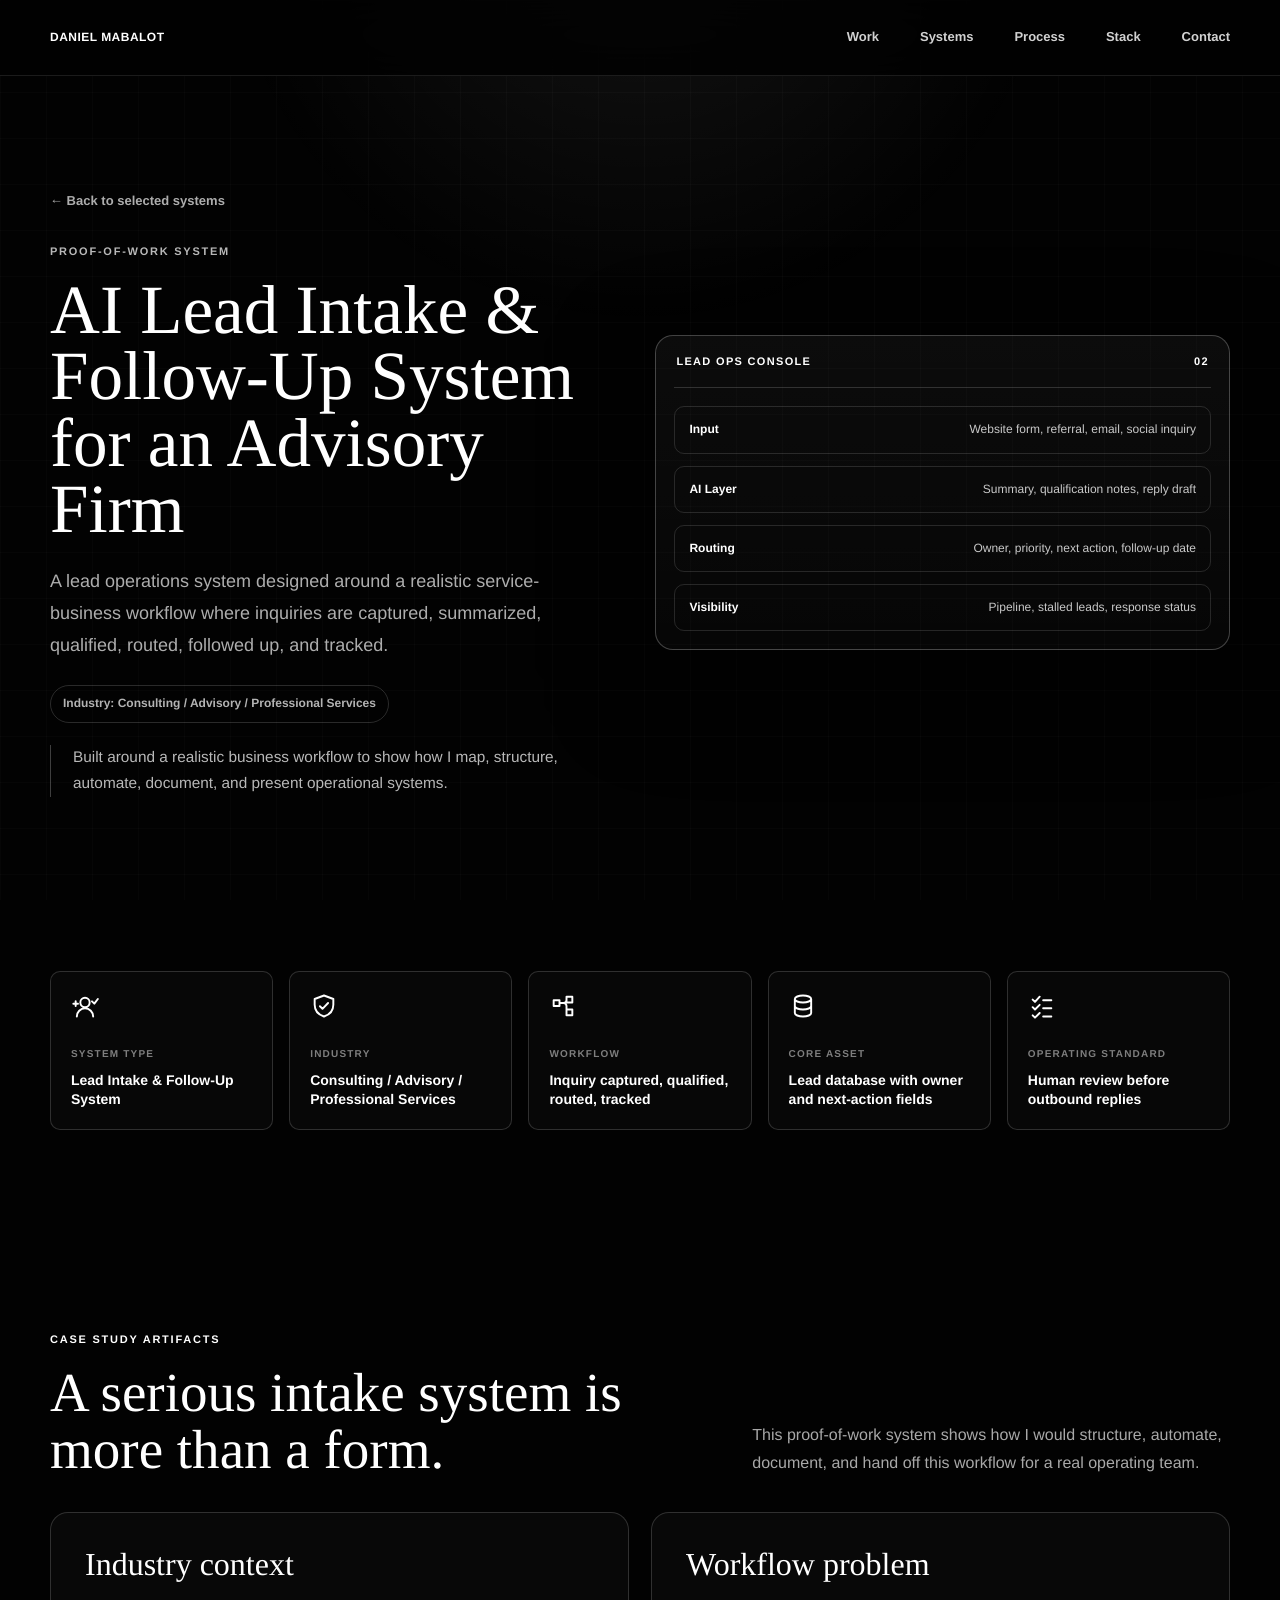
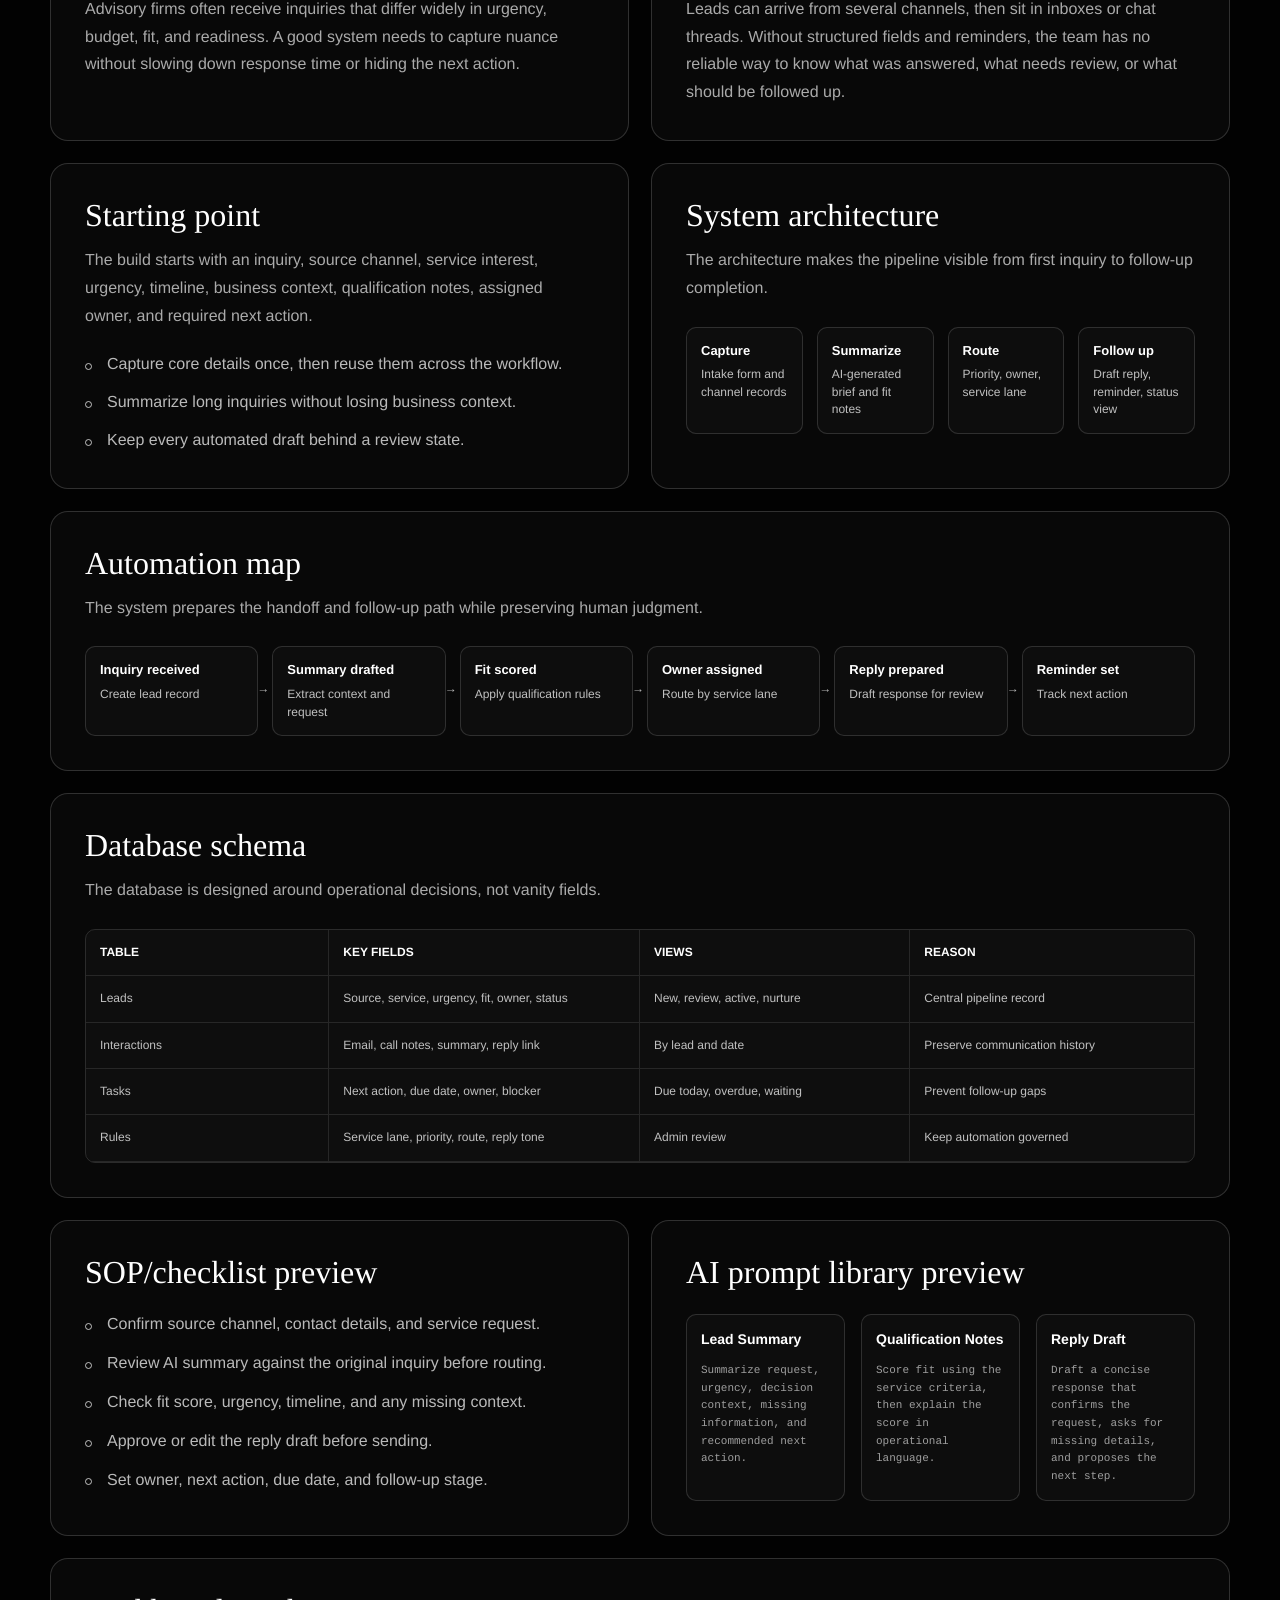
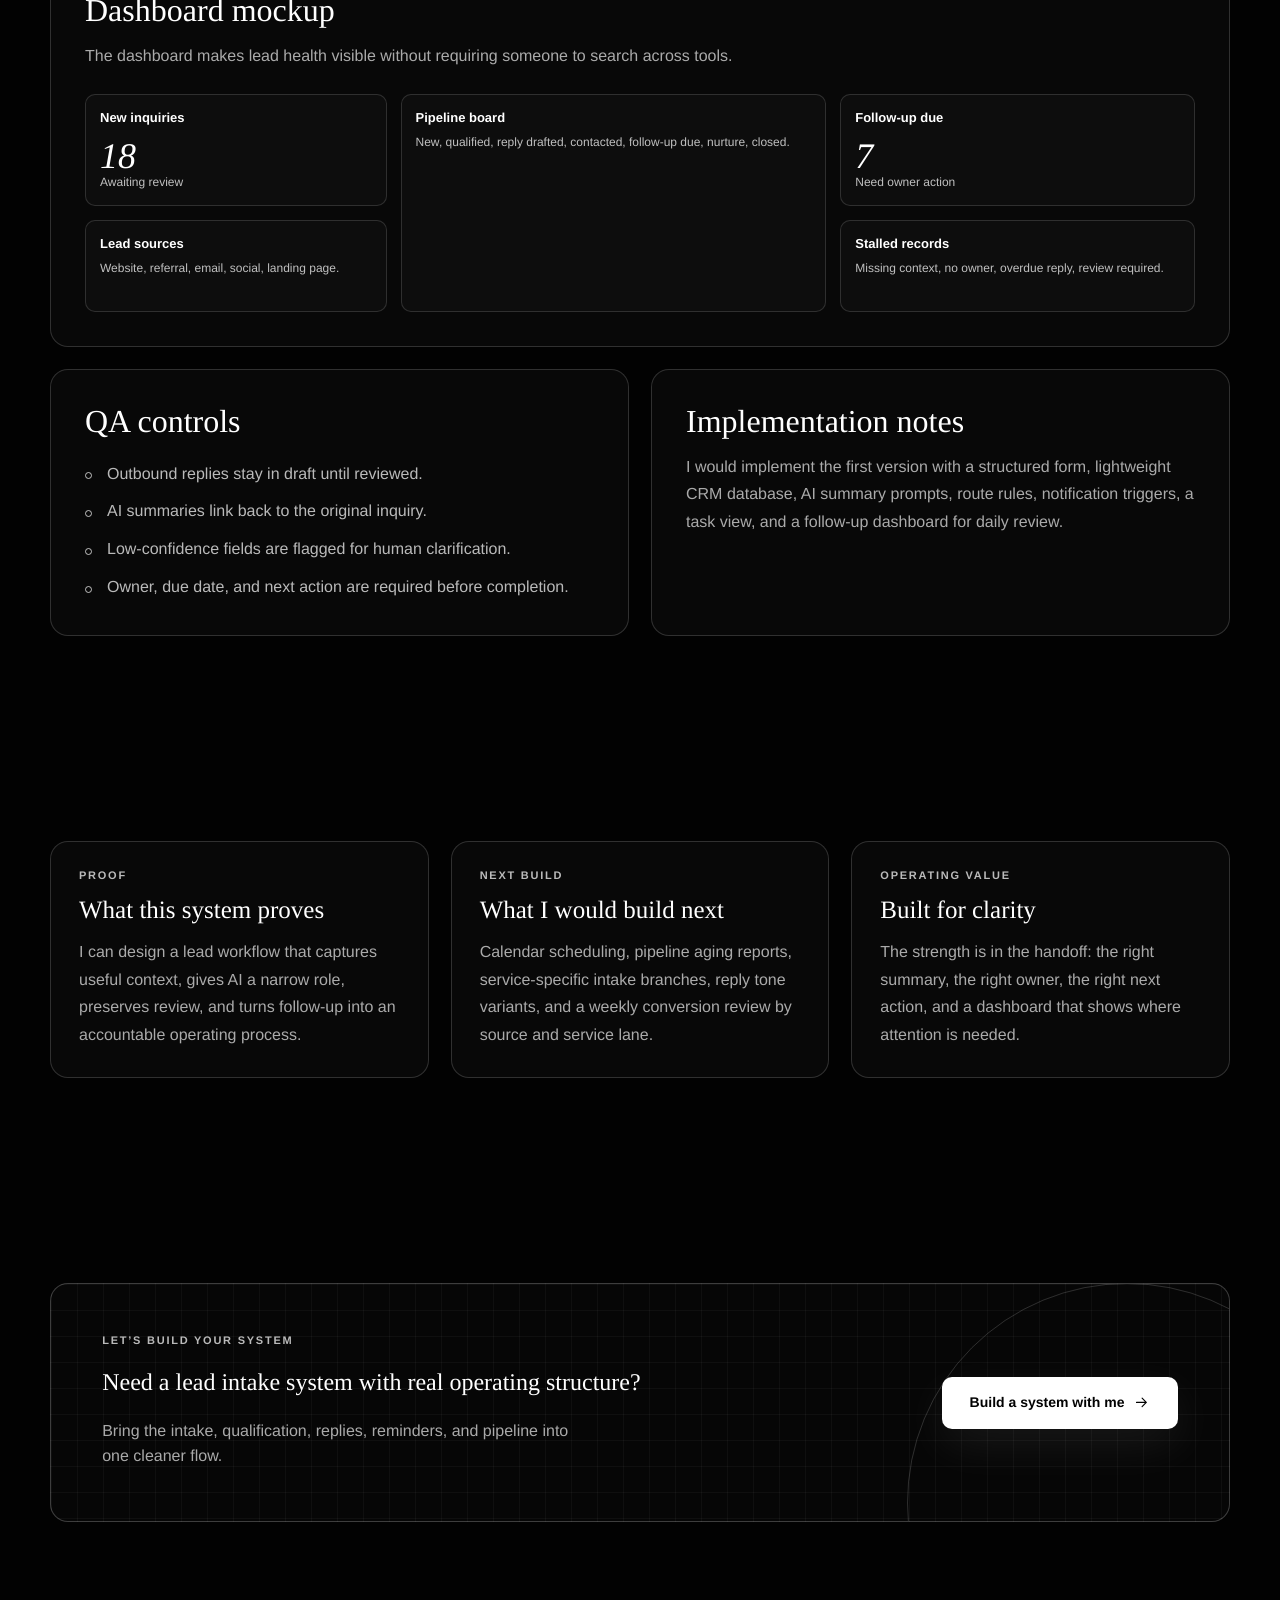
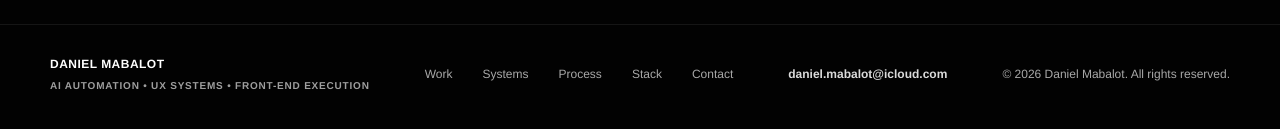
<file: case-ai-lead-intake.html>
<!DOCTYPE html>
<html lang="en">
  <head>
    <meta charset="UTF-8" />
    <meta name="viewport" content="width=device-width, initial-scale=1.0" />
    <meta
      name="description"
      content="Proof-of-Work System: AI Lead Intake & Follow-Up System for an Advisory Firm by Daniel Mabalot."
    />
    <title>AI Lead Intake &amp; Follow-Up System for an Advisory Firm — Daniel Mabalot</title>
    <meta name="theme-color" content="#020202" />
    <meta name="color-scheme" content="dark" />
    <link rel="canonical" href="https://dnyeldev.github.io/case-ai-lead-intake.html" />
    <meta property="og:site_name" content="Daniel Mabalot Portfolio" />
    <meta property="og:title" content="AI Lead Intake &amp; Follow-Up System for an Advisory Firm - Daniel Mabalot" />
    <meta
      property="og:description"
      content="Proof-of-Work System showing a structured intake, qualification, routing, follow-up, and tracking workflow."
    />
    <meta property="og:type" content="website" />
    <meta property="og:url" content="https://dnyeldev.github.io/case-ai-lead-intake.html" />
    <meta name="twitter:card" content="summary_large_image" />
    <meta name="twitter:title" content="AI Lead Intake &amp; Follow-Up System for an Advisory Firm - Daniel Mabalot" />
    <meta
      name="twitter:description"
      content="Proof-of-Work System showing a structured intake, qualification, routing, follow-up, and tracking workflow."
    />
    <link rel="stylesheet" href="styles.css?v=20260702-stack" />
  </head>
  <body>
    <svg class="svg-sprite" aria-hidden="true">
      <symbol id="icon-intake" viewBox="0 0 24 24"><path d="M12 13a4 4 0 1 0 0-8 4 4 0 0 0 0 8ZM5 21a7 7 0 0 1 14 0M4 8v4M2 10h4M18 8l2 2 3-4"/></symbol>
      <symbol id="icon-file" viewBox="0 0 24 24"><path d="M7 3h7l4 4v14H7zM14 3v5h4M9.5 12h5M9.5 15.5h5M9.5 19h3"/></symbol>
      <symbol id="icon-process" viewBox="0 0 24 24"><path d="M4 7h5v5H4zM15 4h5v5h-5zM15 15h5v5h-5zM9 9.5h3.4c1.4 0 2.6-1.2 2.6-2.6M9 9.5h3.4c1.4 0 2.6 1.2 2.6 2.6v5.4"/></symbol>
      <symbol id="icon-deliver" viewBox="0 0 24 24"><path d="m4 12 16-7-5 16-3-7zM20 5l-8 9"/></symbol>
      <symbol id="icon-shield" viewBox="0 0 24 24"><path d="M12 3 20 6v5c0 5-3.2 8.5-8 10-4.8-1.5-8-5-8-10V6zM8.5 12.2l2.2 2.2 4.8-5"/></symbol>
      <symbol id="icon-target" viewBox="0 0 24 24"><path d="M12 21a9 9 0 1 0 0-18 9 9 0 0 0 0 18ZM12 16a4 4 0 1 0 0-8 4 4 0 0 0 0 8ZM12 2v4M12 18v4M2 12h4M18 12h4"/></symbol>
      <symbol id="icon-layers" viewBox="0 0 24 24"><path d="m12 3 8 4-8 4-8-4zM4 12l8 4 8-4M4 17l8 4 8-4"/></symbol>
      <symbol id="icon-grid" viewBox="0 0 24 24"><path d="M4 5h6v6H4zM14 5h6v6h-6zM4 15h6v4H4zM14 15h6v4h-6z"/></symbol>
      <symbol id="icon-code" viewBox="0 0 24 24"><path d="m9 7-5 5 5 5M15 7l5 5-5 5M13 4l-2 16"/></symbol>
      <symbol id="icon-database" viewBox="0 0 24 24"><path d="M5 6c0-1.7 3.1-3 7-3s7 1.3 7 3-3.1 3-7 3-7-1.3-7-3zM5 6v6c0 1.7 3.1 3 7 3s7-1.3 7-3V6M5 12v6c0 1.7 3.1 3 7 3s7-1.3 7-3v-6"/></symbol>
      <symbol id="icon-chart" viewBox="0 0 24 24"><path d="M4 19V5M4 19h16M8 16v-5M12 16V8M16 16v-8M20 16v-3"/></symbol>
      <symbol id="icon-checklist" viewBox="0 0 24 24"><path d="M4 6.5 6 8.5 10 4M13 7h7M4 13l2 2 4-4M13 14h7M4 20l2 2 4-4M13 21h7"/></symbol>
      <symbol id="icon-arrow" viewBox="0 0 24 24"><path d="M5 12h14M13 6l6 6-6 6"/></symbol>
      <symbol id="icon-ai" viewBox="0 0 24 24"><path d="M9 4.5a3 3 0 0 0-3 3v.4a3.4 3.4 0 0 0 0 6.2v.4a3 3 0 0 0 4.8 2.4M15 4.5a3 3 0 0 1 3 3v.4a3.4 3.4 0 0 1 0 6.2v.4a3 3 0 0 1-4.8 2.4M12 5v14M8.5 9H12M12 15h3.5M8.5 13H12M12 10h3.5"/></symbol>
    </svg>

    <a class="skip-link" href="#main">Skip to content</a>

    <header class="site-header" data-header>
      <div class="container header-inner">
        <a class="brand" href="./" aria-label="Daniel Mabalot home">
          <span>DANIEL MABALOT</span>
        </a>
        <button class="nav-toggle" type="button" aria-expanded="false" aria-controls="site-nav" aria-label="Toggle navigation" data-nav-toggle>
          <span></span><span></span>
        </button>
        <nav class="site-nav" id="site-nav" aria-label="Primary navigation" data-nav>
          <a href="./#work">Work</a>
          <a href="./#systems">Systems</a>
          <a href="./#process">Process</a>
          <a href="./#stack">Stack</a>
          <a href="./#contact">Contact</a>
        </nav>
      </div>
    </header>

    <main id="main" class="case-page">
      <section class="case-hero">
        <div class="container case-hero-grid">
          <div class="reveal">
            <a class="back-link" href="./#work">← Back to selected systems</a>
            <p class="eyebrow">Proof-of-Work System</p>
            <h1 class="case-title">AI Lead Intake &amp; Follow-Up System for an Advisory Firm</h1>
            <p class="case-subtitle">
              A lead operations system designed around a realistic service-business workflow where inquiries are
              captured, summarized, qualified, routed, followed up, and tracked.
            </p>
            <span class="proof-note">Industry: Consulting / Advisory / Professional Services</span>
            <p class="proof-context case-proof-context">
              Built around a realistic business workflow to show how I map, structure, automate, document, and present
              operational systems.
            </p>
          </div>

          <aside class="case-console reveal" aria-label="Lead intake console">
            <div class="case-console-title"><span>Lead Ops Console</span><span>02</span></div>
            <div class="console-stack">
              <span><b>Input</b> Website form, referral, email, social inquiry</span>
              <span><b>AI Layer</b> Summary, qualification notes, reply draft</span>
              <span><b>Routing</b> Owner, priority, next action, follow-up date</span>
              <span><b>Visibility</b> Pipeline, stalled leads, response status</span>
            </div>
          </aside>
        </div>
      </section>

      <section class="section">
        <div class="container snapshot-grid">
          <article class="reveal"><svg><use href="#icon-intake"></use></svg><span>System Type</span><strong>Lead Intake &amp; Follow-Up System</strong></article>
          <article class="reveal"><svg><use href="#icon-shield"></use></svg><span>Industry</span><strong>Consulting / Advisory / Professional Services</strong></article>
          <article class="reveal"><svg><use href="#icon-process"></use></svg><span>Workflow</span><strong>Inquiry captured, qualified, routed, tracked</strong></article>
          <article class="reveal"><svg><use href="#icon-database"></use></svg><span>Core Asset</span><strong>Lead database with owner and next-action fields</strong></article>
          <article class="reveal"><svg><use href="#icon-checklist"></use></svg><span>Operating Standard</span><strong>Human review before outbound replies</strong></article>
        </div>
      </section>

      <section class="section">
        <div class="container case-section-heading">
          <div>
            <p class="eyebrow reveal">Case Study Artifacts</p>
            <h2 class="case-section-title reveal">A serious intake system is more than a form.</h2>
          </div>
          <p class="reveal">
            This proof-of-work system shows how I would structure, automate, document, and hand off this workflow for a real operating team.
          </p>
        </div>

        <div class="container artifact-grid">
          <article class="artifact-card reveal">
            <h3>Industry context</h3>
            <p>
              Advisory firms often receive inquiries that differ widely in urgency, budget, fit, and readiness. A good
              system needs to capture nuance without slowing down response time or hiding the next action.
            </p>
          </article>

          <article class="artifact-card reveal">
            <h3>Workflow problem</h3>
            <p>
              Leads can arrive from several channels, then sit in inboxes or chat threads. Without structured fields and
              reminders, the team has no reliable way to know what was answered, what needs review, or what should be
              followed up.
            </p>
          </article>

          <article class="artifact-card reveal">
            <h3>Starting point</h3>
            <p>
              The build starts with an inquiry, source channel, service interest, urgency, timeline, business context,
              qualification notes, assigned owner, and required next action.
            </p>
            <ul class="artifact-list">
              <li>Capture core details once, then reuse them across the workflow.</li>
              <li>Summarize long inquiries without losing business context.</li>
              <li>Keep every automated draft behind a review state.</li>
            </ul>
          </article>

          <article class="artifact-card reveal">
            <h3>System architecture</h3>
            <p>The architecture makes the pipeline visible from first inquiry to follow-up completion.</p>
            <div class="architecture-grid">
              <span><b>Capture</b> Intake form and channel records</span>
              <span><b>Summarize</b> AI-generated brief and fit notes</span>
              <span><b>Route</b> Priority, owner, service lane</span>
              <span><b>Follow up</b> Draft reply, reminder, status view</span>
            </div>
          </article>

          <article class="artifact-card wide reveal">
            <h3>Automation map</h3>
            <p>The system prepares the handoff and follow-up path while preserving human judgment.</p>
            <div class="automation-map">
              <span><b>Inquiry received</b> Create lead record</span>
              <span><b>Summary drafted</b> Extract context and request</span>
              <span><b>Fit scored</b> Apply qualification rules</span>
              <span><b>Owner assigned</b> Route by service lane</span>
              <span><b>Reply prepared</b> Draft response for review</span>
              <span><b>Reminder set</b> Track next action</span>
            </div>
          </article>

          <article class="artifact-card wide reveal">
            <h3>Database schema</h3>
            <p>The database is designed around operational decisions, not vanity fields.</p>
            <div class="schema-table">
              <span>Table</span><span>Key Fields</span><span>Views</span><span>Reason</span>
              <span>Leads</span><span>Source, service, urgency, fit, owner, status</span><span>New, review, active, nurture</span><span>Central pipeline record</span>
              <span>Interactions</span><span>Email, call notes, summary, reply link</span><span>By lead and date</span><span>Preserve communication history</span>
              <span>Tasks</span><span>Next action, due date, owner, blocker</span><span>Due today, overdue, waiting</span><span>Prevent follow-up gaps</span>
              <span>Rules</span><span>Service lane, priority, route, reply tone</span><span>Admin review</span><span>Keep automation governed</span>
            </div>
          </article>

          <article class="artifact-card reveal">
            <h3>SOP/checklist preview</h3>
            <ul class="checklist-preview">
              <li>Confirm source channel, contact details, and service request.</li>
              <li>Review AI summary against the original inquiry before routing.</li>
              <li>Check fit score, urgency, timeline, and any missing context.</li>
              <li>Approve or edit the reply draft before sending.</li>
              <li>Set owner, next action, due date, and follow-up stage.</li>
            </ul>
          </article>

          <article class="artifact-card reveal">
            <h3>AI prompt library preview</h3>
            <div class="prompt-library-grid">
              <div class="prompt-card">
                <strong>Lead Summary</strong>
                <code>Summarize request, urgency, decision context, missing information, and recommended next action.</code>
              </div>
              <div class="prompt-card">
                <strong>Qualification Notes</strong>
                <code>Score fit using the service criteria, then explain the score in operational language.</code>
              </div>
              <div class="prompt-card">
                <strong>Reply Draft</strong>
                <code>Draft a concise response that confirms the request, asks for missing details, and proposes the next step.</code>
              </div>
            </div>
          </article>

          <article class="artifact-card wide reveal">
            <h3>Dashboard mockup</h3>
            <p>The dashboard makes lead health visible without requiring someone to search across tools.</p>
            <div class="dashboard-mockup">
              <span><b>New inquiries</b><i class="metric-number">18</i>Awaiting review</span>
              <span><b>Pipeline board</b> New, qualified, reply drafted, contacted, follow-up due, nurture, closed.</span>
              <span><b>Follow-up due</b><i class="metric-number">7</i>Need owner action</span>
              <span><b>Lead sources</b> Website, referral, email, social, landing page.</span>
              <span><b>Stalled records</b> Missing context, no owner, overdue reply, review required.</span>
            </div>
          </article>

          <article class="artifact-card reveal">
            <h3>QA controls</h3>
            <ul class="artifact-list">
              <li>Outbound replies stay in draft until reviewed.</li>
              <li>AI summaries link back to the original inquiry.</li>
              <li>Low-confidence fields are flagged for human clarification.</li>
              <li>Owner, due date, and next action are required before completion.</li>
            </ul>
          </article>

          <article class="artifact-card reveal">
            <h3>Implementation notes</h3>
            <p>
              I would implement the first version with a structured form, lightweight CRM database, AI summary prompts,
              route rules, notification triggers, a task view, and a follow-up dashboard for daily review.
            </p>
          </article>
        </div>
      </section>

      <section class="section">
        <div class="container outcome-grid">
          <article class="outcome-card reveal">
            <p class="eyebrow">Proof</p>
            <h3>What this system proves</h3>
            <p>
              I can design a lead workflow that captures useful context, gives AI a narrow role, preserves review, and
              turns follow-up into an accountable operating process.
            </p>
          </article>
          <article class="outcome-card reveal">
            <p class="eyebrow">Next Build</p>
            <h3>What I would build next</h3>
            <p>
              Calendar scheduling, pipeline aging reports, service-specific intake branches, reply tone variants, and a
              weekly conversion review by source and service lane.
            </p>
          </article>
          <article class="outcome-card reveal">
            <p class="eyebrow">Operating Value</p>
            <h3>Built for clarity</h3>
            <p>
              The strength is in the handoff: the right summary, the right owner, the right next action, and a dashboard
              that shows where attention is needed.
            </p>
          </article>
        </div>
      </section>

      <section class="section case-cta">
        <div class="container cta-panel reveal">
          <div class="cta-copy">
            <p class="eyebrow">Let’s Build Your System</p>
            <h2>Need a lead intake system with real operating structure?</h2>
            <p>Bring the intake, qualification, replies, reminders, and pipeline into one cleaner flow.</p>
          </div>
          <a class="button button-primary" href="mailto:daniel.mabalot@icloud.com?subject=AI%20Automation%20System%20Inquiry">Build a system with me <svg><use href="#icon-arrow"></use></svg></a>
        </div>
      </section>
    </main>

    <footer class="site-footer">
      <div class="container footer-inner">
        <a class="brand footer-brand" href="./" aria-label="Daniel Mabalot home">
          <span><strong>DANIEL MABALOT</strong><em>AI AUTOMATION • UX SYSTEMS • FRONT-END EXECUTION</em></span>
        </a>
        <nav aria-label="Footer navigation">
          <a href="./#work">Work</a>
          <a href="./#systems">Systems</a>
          <a href="./#process">Process</a>
          <a href="./#stack">Stack</a>
          <a href="./#contact">Contact</a>
        </nav>
        <a class="footer-email" href="mailto:daniel.mabalot@icloud.com">daniel.mabalot@icloud.com</a>
        <p>© 2026 Daniel Mabalot. All rights reserved.</p>
      </div>
    </footer>

    <script src="script.js?v=20260728"></script>
  </body>
</html>
</file>
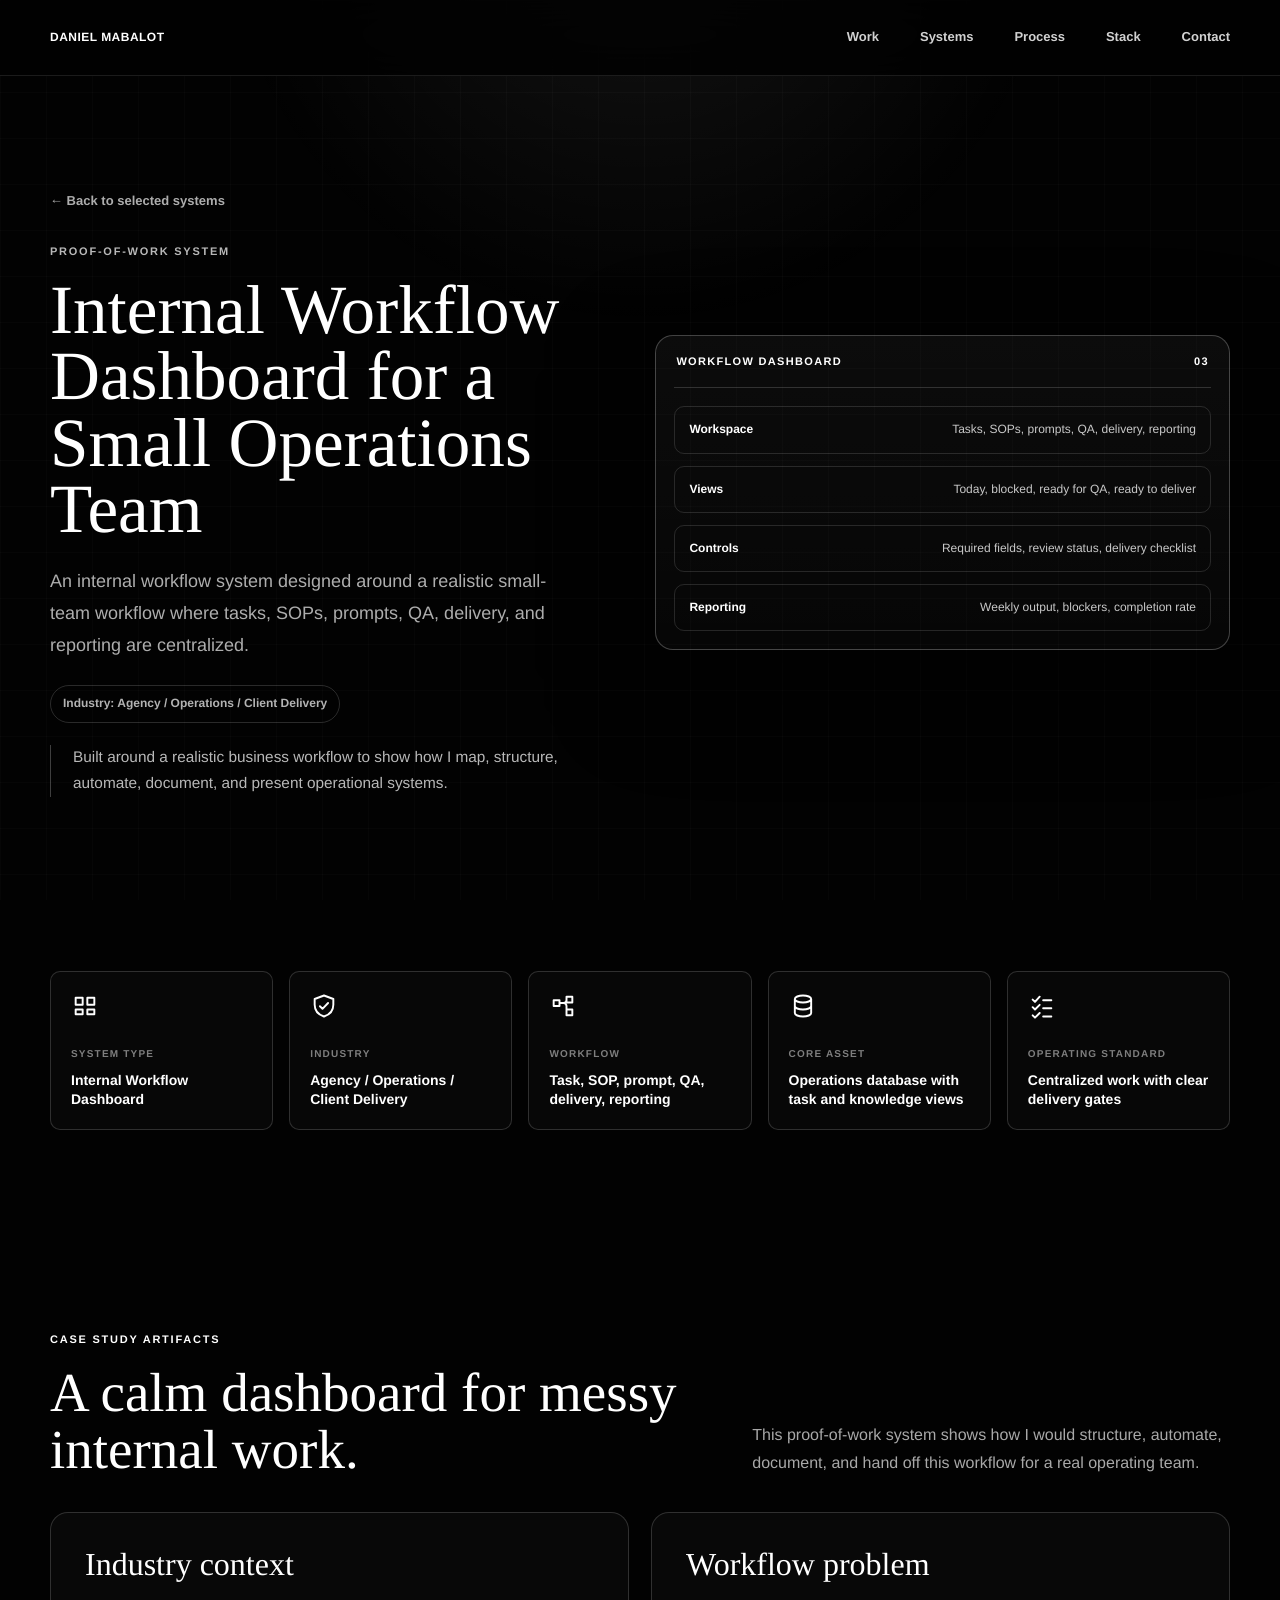
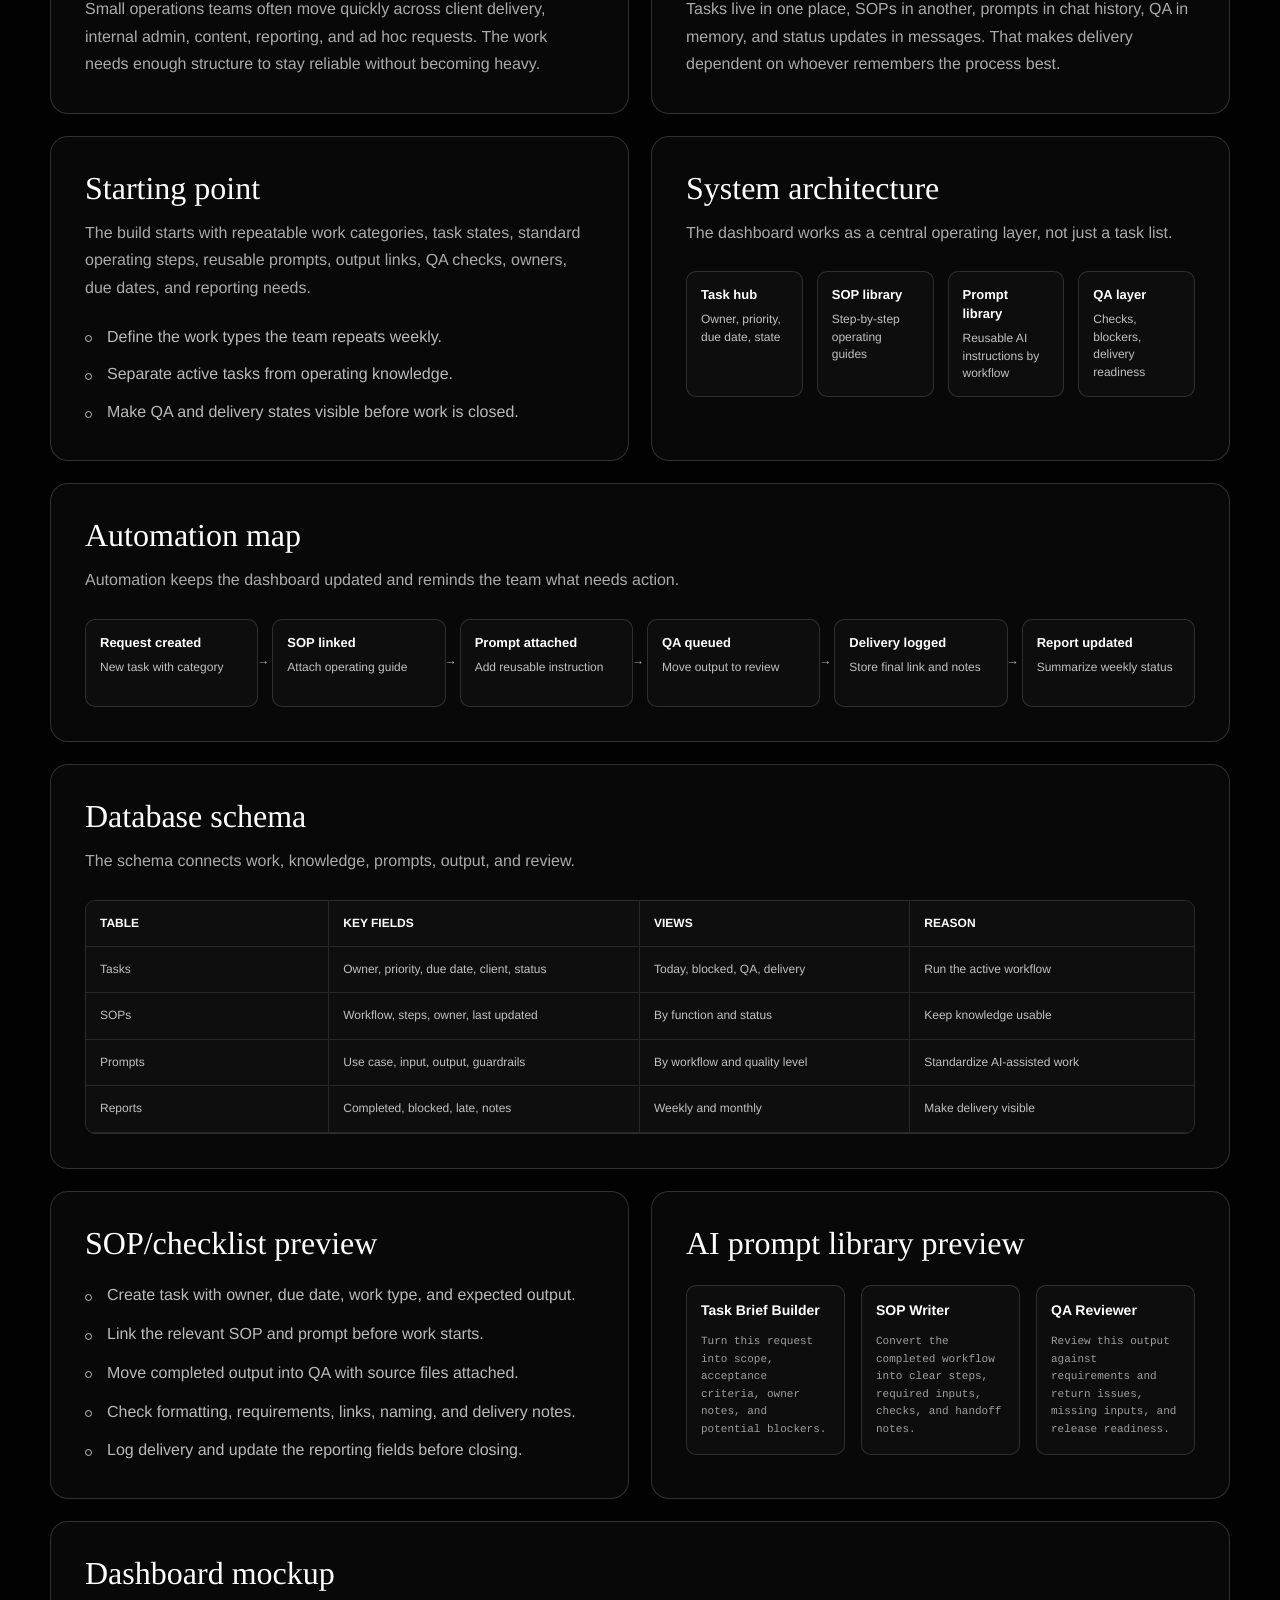
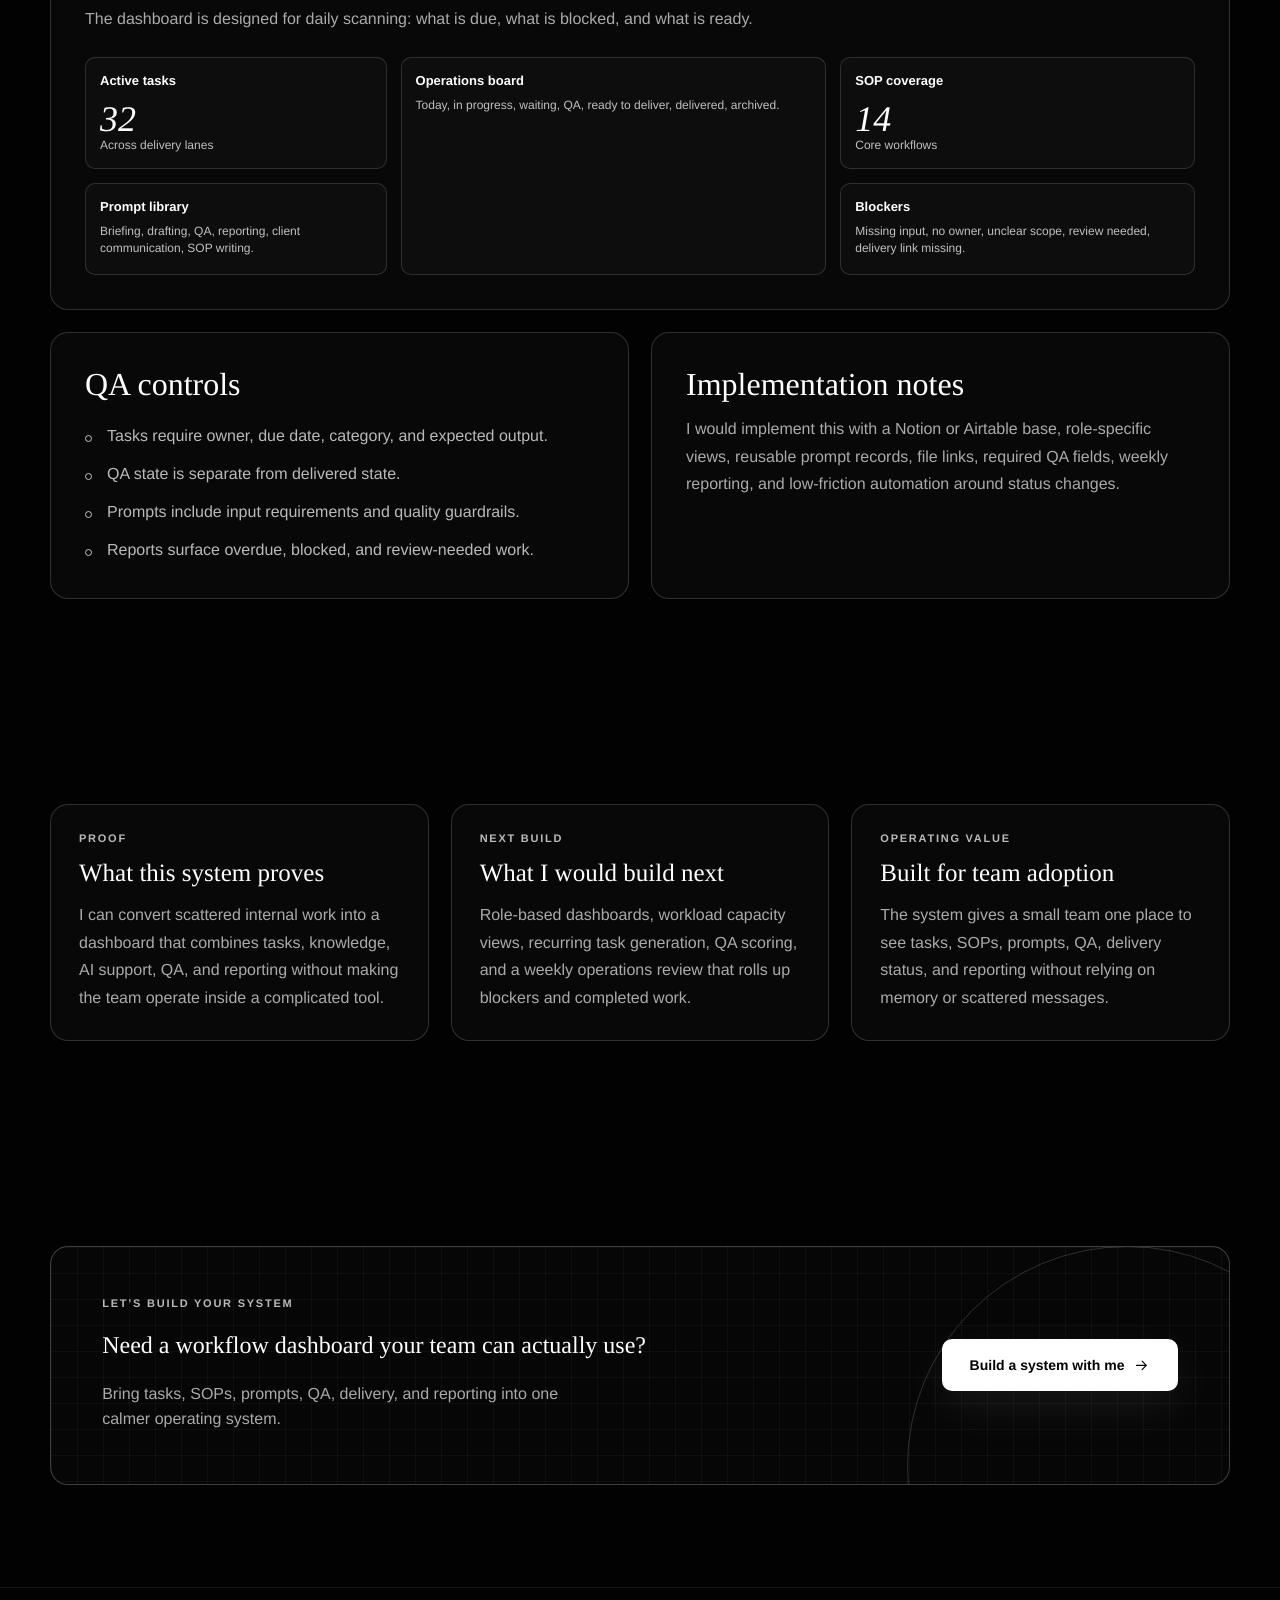
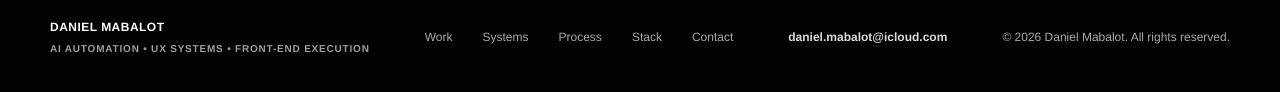
<file: case-ai-workflow-dashboard.html>
<!DOCTYPE html>
<html lang="en">
  <head>
    <meta charset="UTF-8" />
    <meta name="viewport" content="width=device-width, initial-scale=1.0" />
    <meta
      name="description"
      content="Proof-of-Work System: Internal Workflow Dashboard for a Small Operations Team by Daniel Mabalot."
    />
    <title>Internal Workflow Dashboard for a Small Operations Team — Daniel Mabalot</title>
    <meta name="theme-color" content="#020202" />
    <meta name="color-scheme" content="dark" />
    <link rel="canonical" href="https://dnyeldev.github.io/case-ai-workflow-dashboard.html" />
    <meta property="og:site_name" content="Daniel Mabalot Portfolio" />
    <meta property="og:title" content="Internal Workflow Dashboard for a Small Operations Team - Daniel Mabalot" />
    <meta
      property="og:description"
      content="Proof-of-Work System showing a structured operations dashboard for tasks, SOPs, prompts, QA, delivery, and reporting."
    />
    <meta property="og:type" content="website" />
    <meta property="og:url" content="https://dnyeldev.github.io/case-ai-workflow-dashboard.html" />
    <meta name="twitter:card" content="summary_large_image" />
    <meta name="twitter:title" content="Internal Workflow Dashboard for a Small Operations Team - Daniel Mabalot" />
    <meta
      name="twitter:description"
      content="Proof-of-Work System showing a structured operations dashboard for tasks, SOPs, prompts, QA, delivery, and reporting."
    />
    <link rel="stylesheet" href="styles.css?v=20260702-stack" />
  </head>
  <body>
    <svg class="svg-sprite" aria-hidden="true">
      <symbol id="icon-intake" viewBox="0 0 24 24"><path d="M12 13a4 4 0 1 0 0-8 4 4 0 0 0 0 8ZM5 21a7 7 0 0 1 14 0M4 8v4M2 10h4M18 8l2 2 3-4"/></symbol>
      <symbol id="icon-file" viewBox="0 0 24 24"><path d="M7 3h7l4 4v14H7zM14 3v5h4M9.5 12h5M9.5 15.5h5M9.5 19h3"/></symbol>
      <symbol id="icon-process" viewBox="0 0 24 24"><path d="M4 7h5v5H4zM15 4h5v5h-5zM15 15h5v5h-5zM9 9.5h3.4c1.4 0 2.6-1.2 2.6-2.6M9 9.5h3.4c1.4 0 2.6 1.2 2.6 2.6v5.4"/></symbol>
      <symbol id="icon-deliver" viewBox="0 0 24 24"><path d="m4 12 16-7-5 16-3-7zM20 5l-8 9"/></symbol>
      <symbol id="icon-shield" viewBox="0 0 24 24"><path d="M12 3 20 6v5c0 5-3.2 8.5-8 10-4.8-1.5-8-5-8-10V6zM8.5 12.2l2.2 2.2 4.8-5"/></symbol>
      <symbol id="icon-target" viewBox="0 0 24 24"><path d="M12 21a9 9 0 1 0 0-18 9 9 0 0 0 0 18ZM12 16a4 4 0 1 0 0-8 4 4 0 0 0 0 8ZM12 2v4M12 18v4M2 12h4M18 12h4"/></symbol>
      <symbol id="icon-layers" viewBox="0 0 24 24"><path d="m12 3 8 4-8 4-8-4zM4 12l8 4 8-4M4 17l8 4 8-4"/></symbol>
      <symbol id="icon-grid" viewBox="0 0 24 24"><path d="M4 5h6v6H4zM14 5h6v6h-6zM4 15h6v4H4zM14 15h6v4h-6z"/></symbol>
      <symbol id="icon-code" viewBox="0 0 24 24"><path d="m9 7-5 5 5 5M15 7l5 5-5 5M13 4l-2 16"/></symbol>
      <symbol id="icon-database" viewBox="0 0 24 24"><path d="M5 6c0-1.7 3.1-3 7-3s7 1.3 7 3-3.1 3-7 3-7-1.3-7-3zM5 6v6c0 1.7 3.1 3 7 3s7-1.3 7-3V6M5 12v6c0 1.7 3.1 3 7 3s7-1.3 7-3v-6"/></symbol>
      <symbol id="icon-chart" viewBox="0 0 24 24"><path d="M4 19V5M4 19h16M8 16v-5M12 16V8M16 16v-8M20 16v-3"/></symbol>
      <symbol id="icon-checklist" viewBox="0 0 24 24"><path d="M4 6.5 6 8.5 10 4M13 7h7M4 13l2 2 4-4M13 14h7M4 20l2 2 4-4M13 21h7"/></symbol>
      <symbol id="icon-arrow" viewBox="0 0 24 24"><path d="M5 12h14M13 6l6 6-6 6"/></symbol>
      <symbol id="icon-ai" viewBox="0 0 24 24"><path d="M9 4.5a3 3 0 0 0-3 3v.4a3.4 3.4 0 0 0 0 6.2v.4a3 3 0 0 0 4.8 2.4M15 4.5a3 3 0 0 1 3 3v.4a3.4 3.4 0 0 1 0 6.2v.4a3 3 0 0 1-4.8 2.4M12 5v14M8.5 9H12M12 15h3.5M8.5 13H12M12 10h3.5"/></symbol>
    </svg>

    <a class="skip-link" href="#main">Skip to content</a>

    <header class="site-header" data-header>
      <div class="container header-inner">
        <a class="brand" href="./" aria-label="Daniel Mabalot home">
          <span>DANIEL MABALOT</span>
        </a>
        <button class="nav-toggle" type="button" aria-expanded="false" aria-controls="site-nav" aria-label="Toggle navigation" data-nav-toggle>
          <span></span><span></span>
        </button>
        <nav class="site-nav" id="site-nav" aria-label="Primary navigation" data-nav>
          <a href="./#work">Work</a>
          <a href="./#systems">Systems</a>
          <a href="./#process">Process</a>
          <a href="./#stack">Stack</a>
          <a href="./#contact">Contact</a>
        </nav>
      </div>
    </header>

    <main id="main" class="case-page">
      <section class="case-hero">
        <div class="container case-hero-grid">
          <div class="reveal">
            <a class="back-link" href="./#work">← Back to selected systems</a>
            <p class="eyebrow">Proof-of-Work System</p>
            <h1 class="case-title">Internal Workflow Dashboard for a Small Operations Team</h1>
            <p class="case-subtitle">
              An internal workflow system designed around a realistic small-team workflow where tasks, SOPs, prompts, QA,
              delivery, and reporting are centralized.
            </p>
            <span class="proof-note">Industry: Agency / Operations / Client Delivery</span>
            <p class="proof-context case-proof-context">
              Built around a realistic business workflow to show how I map, structure, automate, document, and present
              operational systems.
            </p>
          </div>

          <aside class="case-console reveal" aria-label="Operations dashboard console">
            <div class="case-console-title"><span>Workflow Dashboard</span><span>03</span></div>
            <div class="console-stack">
              <span><b>Workspace</b> Tasks, SOPs, prompts, QA, delivery, reporting</span>
              <span><b>Views</b> Today, blocked, ready for QA, ready to deliver</span>
              <span><b>Controls</b> Required fields, review status, delivery checklist</span>
              <span><b>Reporting</b> Weekly output, blockers, completion rate</span>
            </div>
          </aside>
        </div>
      </section>

      <section class="section">
        <div class="container snapshot-grid">
          <article class="reveal"><svg><use href="#icon-grid"></use></svg><span>System Type</span><strong>Internal Workflow Dashboard</strong></article>
          <article class="reveal"><svg><use href="#icon-shield"></use></svg><span>Industry</span><strong>Agency / Operations / Client Delivery</strong></article>
          <article class="reveal"><svg><use href="#icon-process"></use></svg><span>Workflow</span><strong>Task, SOP, prompt, QA, delivery, reporting</strong></article>
          <article class="reveal"><svg><use href="#icon-database"></use></svg><span>Core Asset</span><strong>Operations database with task and knowledge views</strong></article>
          <article class="reveal"><svg><use href="#icon-checklist"></use></svg><span>Operating Standard</span><strong>Centralized work with clear delivery gates</strong></article>
        </div>
      </section>

      <section class="section">
        <div class="container case-section-heading">
          <div>
            <p class="eyebrow reveal">Case Study Artifacts</p>
            <h2 class="case-section-title reveal">A calm dashboard for messy internal work.</h2>
          </div>
          <p class="reveal">
            This proof-of-work system shows how I would structure, automate, document, and hand off this workflow for a real operating team.
          </p>
        </div>

        <div class="container artifact-grid">
          <article class="artifact-card reveal">
            <h3>Industry context</h3>
            <p>
              Small operations teams often move quickly across client delivery, internal admin, content, reporting, and
              ad hoc requests. The work needs enough structure to stay reliable without becoming heavy.
            </p>
          </article>

          <article class="artifact-card reveal">
            <h3>Workflow problem</h3>
            <p>
              Tasks live in one place, SOPs in another, prompts in chat history, QA in memory, and status updates in
              messages. That makes delivery dependent on whoever remembers the process best.
            </p>
          </article>

          <article class="artifact-card reveal">
            <h3>Starting point</h3>
            <p>
              The build starts with repeatable work categories, task states, standard operating steps, reusable prompts,
              output links, QA checks, owners, due dates, and reporting needs.
            </p>
            <ul class="artifact-list">
              <li>Define the work types the team repeats weekly.</li>
              <li>Separate active tasks from operating knowledge.</li>
              <li>Make QA and delivery states visible before work is closed.</li>
            </ul>
          </article>

          <article class="artifact-card reveal">
            <h3>System architecture</h3>
            <p>The dashboard works as a central operating layer, not just a task list.</p>
            <div class="architecture-grid">
              <span><b>Task hub</b> Owner, priority, due date, state</span>
              <span><b>SOP library</b> Step-by-step operating guides</span>
              <span><b>Prompt library</b> Reusable AI instructions by workflow</span>
              <span><b>QA layer</b> Checks, blockers, delivery readiness</span>
            </div>
          </article>

          <article class="artifact-card wide reveal">
            <h3>Automation map</h3>
            <p>Automation keeps the dashboard updated and reminds the team what needs action.</p>
            <div class="automation-map">
              <span><b>Request created</b> New task with category</span>
              <span><b>SOP linked</b> Attach operating guide</span>
              <span><b>Prompt attached</b> Add reusable instruction</span>
              <span><b>QA queued</b> Move output to review</span>
              <span><b>Delivery logged</b> Store final link and notes</span>
              <span><b>Report updated</b> Summarize weekly status</span>
            </div>
          </article>

          <article class="artifact-card wide reveal">
            <h3>Database schema</h3>
            <p>The schema connects work, knowledge, prompts, output, and review.</p>
            <div class="schema-table">
              <span>Table</span><span>Key Fields</span><span>Views</span><span>Reason</span>
              <span>Tasks</span><span>Owner, priority, due date, client, status</span><span>Today, blocked, QA, delivery</span><span>Run the active workflow</span>
              <span>SOPs</span><span>Workflow, steps, owner, last updated</span><span>By function and status</span><span>Keep knowledge usable</span>
              <span>Prompts</span><span>Use case, input, output, guardrails</span><span>By workflow and quality level</span><span>Standardize AI-assisted work</span>
              <span>Reports</span><span>Completed, blocked, late, notes</span><span>Weekly and monthly</span><span>Make delivery visible</span>
            </div>
          </article>

          <article class="artifact-card reveal">
            <h3>SOP/checklist preview</h3>
            <ul class="checklist-preview">
              <li>Create task with owner, due date, work type, and expected output.</li>
              <li>Link the relevant SOP and prompt before work starts.</li>
              <li>Move completed output into QA with source files attached.</li>
              <li>Check formatting, requirements, links, naming, and delivery notes.</li>
              <li>Log delivery and update the reporting fields before closing.</li>
            </ul>
          </article>

          <article class="artifact-card reveal">
            <h3>AI prompt library preview</h3>
            <div class="prompt-library-grid">
              <div class="prompt-card">
                <strong>Task Brief Builder</strong>
                <code>Turn this request into scope, acceptance criteria, owner notes, and potential blockers.</code>
              </div>
              <div class="prompt-card">
                <strong>SOP Writer</strong>
                <code>Convert the completed workflow into clear steps, required inputs, checks, and handoff notes.</code>
              </div>
              <div class="prompt-card">
                <strong>QA Reviewer</strong>
                <code>Review this output against requirements and return issues, missing inputs, and release readiness.</code>
              </div>
            </div>
          </article>

          <article class="artifact-card wide reveal">
            <h3>Dashboard mockup</h3>
            <p>The dashboard is designed for daily scanning: what is due, what is blocked, and what is ready.</p>
            <div class="dashboard-mockup">
              <span><b>Active tasks</b><i class="metric-number">32</i>Across delivery lanes</span>
              <span><b>Operations board</b> Today, in progress, waiting, QA, ready to deliver, delivered, archived.</span>
              <span><b>SOP coverage</b><i class="metric-number">14</i>Core workflows</span>
              <span><b>Prompt library</b> Briefing, drafting, QA, reporting, client communication, SOP writing.</span>
              <span><b>Blockers</b> Missing input, no owner, unclear scope, review needed, delivery link missing.</span>
            </div>
          </article>

          <article class="artifact-card reveal">
            <h3>QA controls</h3>
            <ul class="artifact-list">
              <li>Tasks require owner, due date, category, and expected output.</li>
              <li>QA state is separate from delivered state.</li>
              <li>Prompts include input requirements and quality guardrails.</li>
              <li>Reports surface overdue, blocked, and review-needed work.</li>
            </ul>
          </article>

          <article class="artifact-card reveal">
            <h3>Implementation notes</h3>
            <p>
              I would implement this with a Notion or Airtable base, role-specific views, reusable prompt records, file
              links, required QA fields, weekly reporting, and low-friction automation around status changes.
            </p>
          </article>
        </div>
      </section>

      <section class="section">
        <div class="container outcome-grid">
          <article class="outcome-card reveal">
            <p class="eyebrow">Proof</p>
            <h3>What this system proves</h3>
            <p>
              I can convert scattered internal work into a dashboard that combines tasks, knowledge, AI support, QA, and
              reporting without making the team operate inside a complicated tool.
            </p>
          </article>
          <article class="outcome-card reveal">
            <p class="eyebrow">Next Build</p>
            <h3>What I would build next</h3>
            <p>
              Role-based dashboards, workload capacity views, recurring task generation, QA scoring, and a weekly
              operations review that rolls up blockers and completed work.
            </p>
          </article>
          <article class="outcome-card reveal">
            <p class="eyebrow">Operating Value</p>
            <h3>Built for team adoption</h3>
            <p>
              The system gives a small team one place to see tasks, SOPs, prompts, QA, delivery status, and reporting
              without relying on memory or scattered messages.
            </p>
          </article>
        </div>
      </section>

      <section class="section case-cta">
        <div class="container cta-panel reveal">
          <div class="cta-copy">
            <p class="eyebrow">Let’s Build Your System</p>
            <h2>Need a workflow dashboard your team can actually use?</h2>
            <p>Bring tasks, SOPs, prompts, QA, delivery, and reporting into one calmer operating system.</p>
          </div>
          <a class="button button-primary" href="mailto:daniel.mabalot@icloud.com?subject=AI%20Automation%20System%20Inquiry">Build a system with me <svg><use href="#icon-arrow"></use></svg></a>
        </div>
      </section>
    </main>

    <footer class="site-footer">
      <div class="container footer-inner">
        <a class="brand footer-brand" href="./" aria-label="Daniel Mabalot home">
          <span><strong>DANIEL MABALOT</strong><em>AI AUTOMATION • UX SYSTEMS • FRONT-END EXECUTION</em></span>
        </a>
        <nav aria-label="Footer navigation">
          <a href="./#work">Work</a>
          <a href="./#systems">Systems</a>
          <a href="./#process">Process</a>
          <a href="./#stack">Stack</a>
          <a href="./#contact">Contact</a>
        </nav>
        <a class="footer-email" href="mailto:daniel.mabalot@icloud.com">daniel.mabalot@icloud.com</a>
        <p>© 2026 Daniel Mabalot. All rights reserved.</p>
      </div>
    </footer>

    <script src="script.js?v=20260728"></script>
  </body>
</html>
</file>
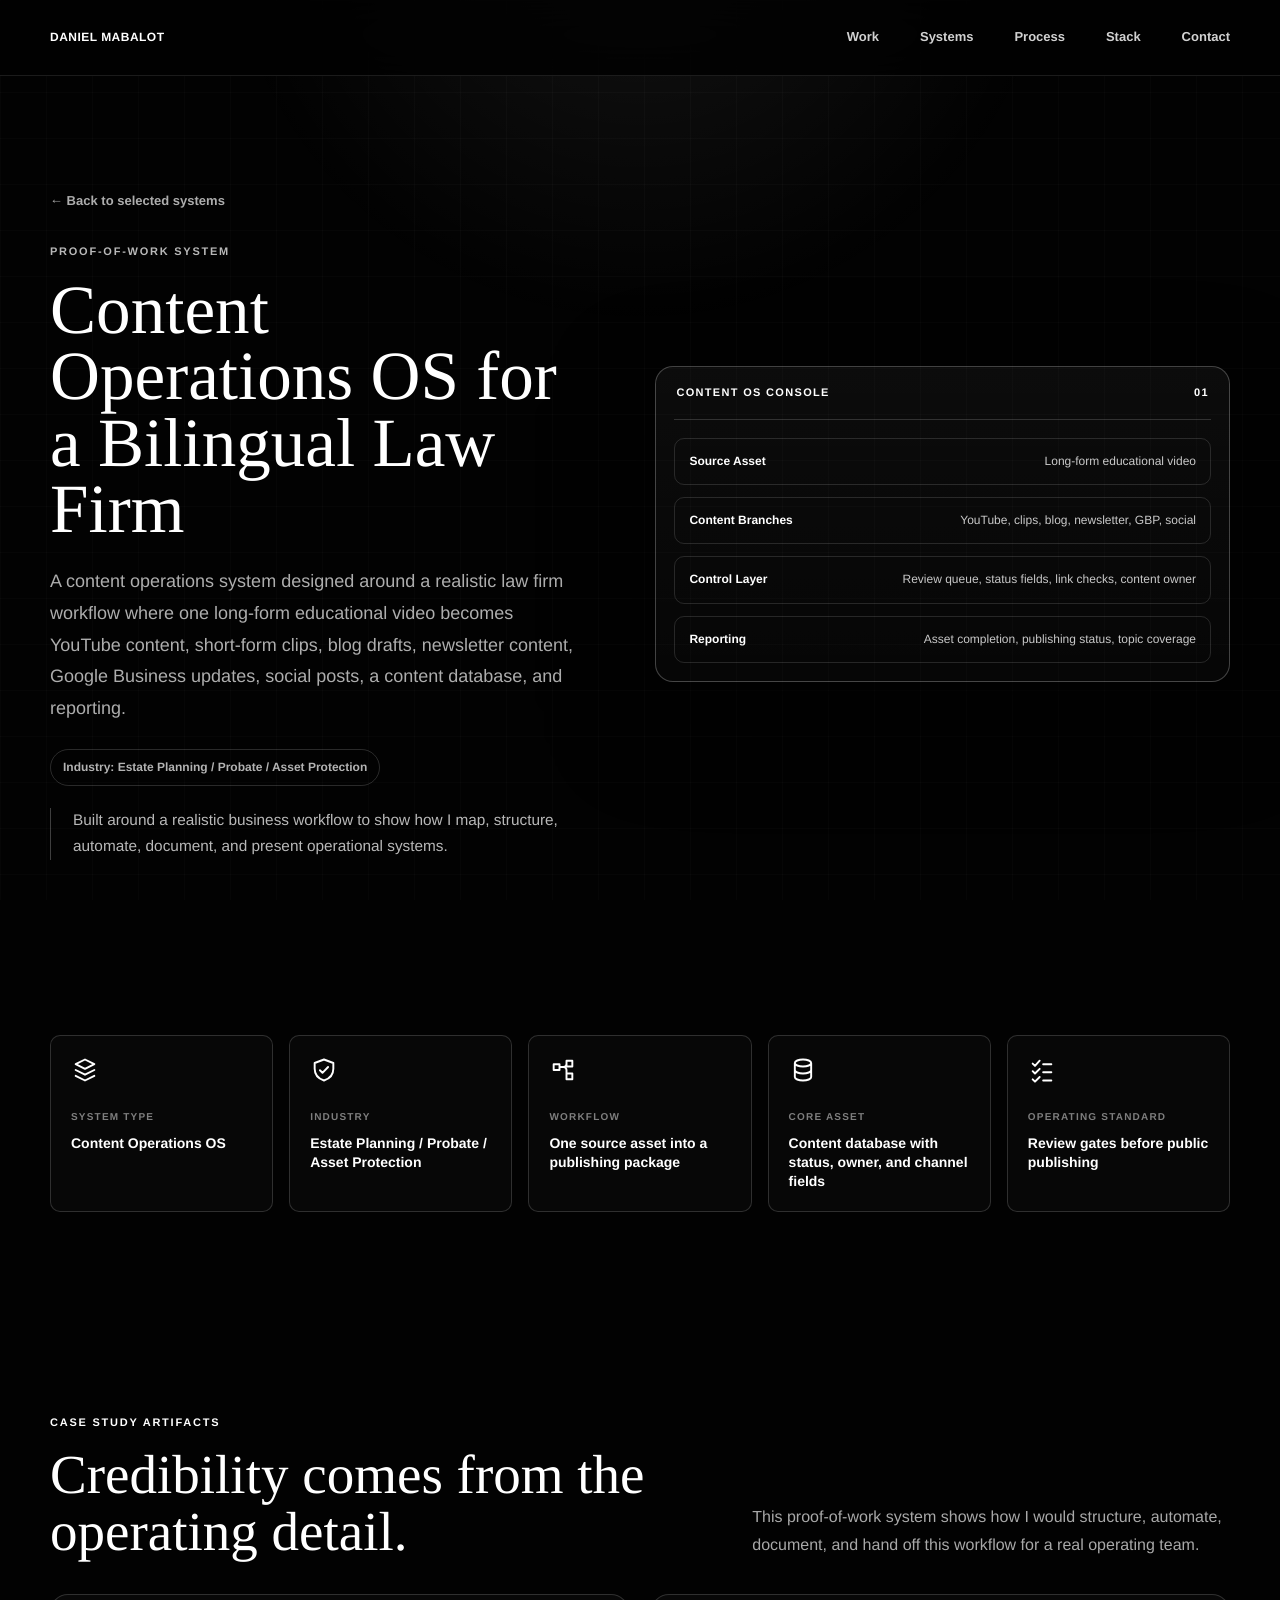
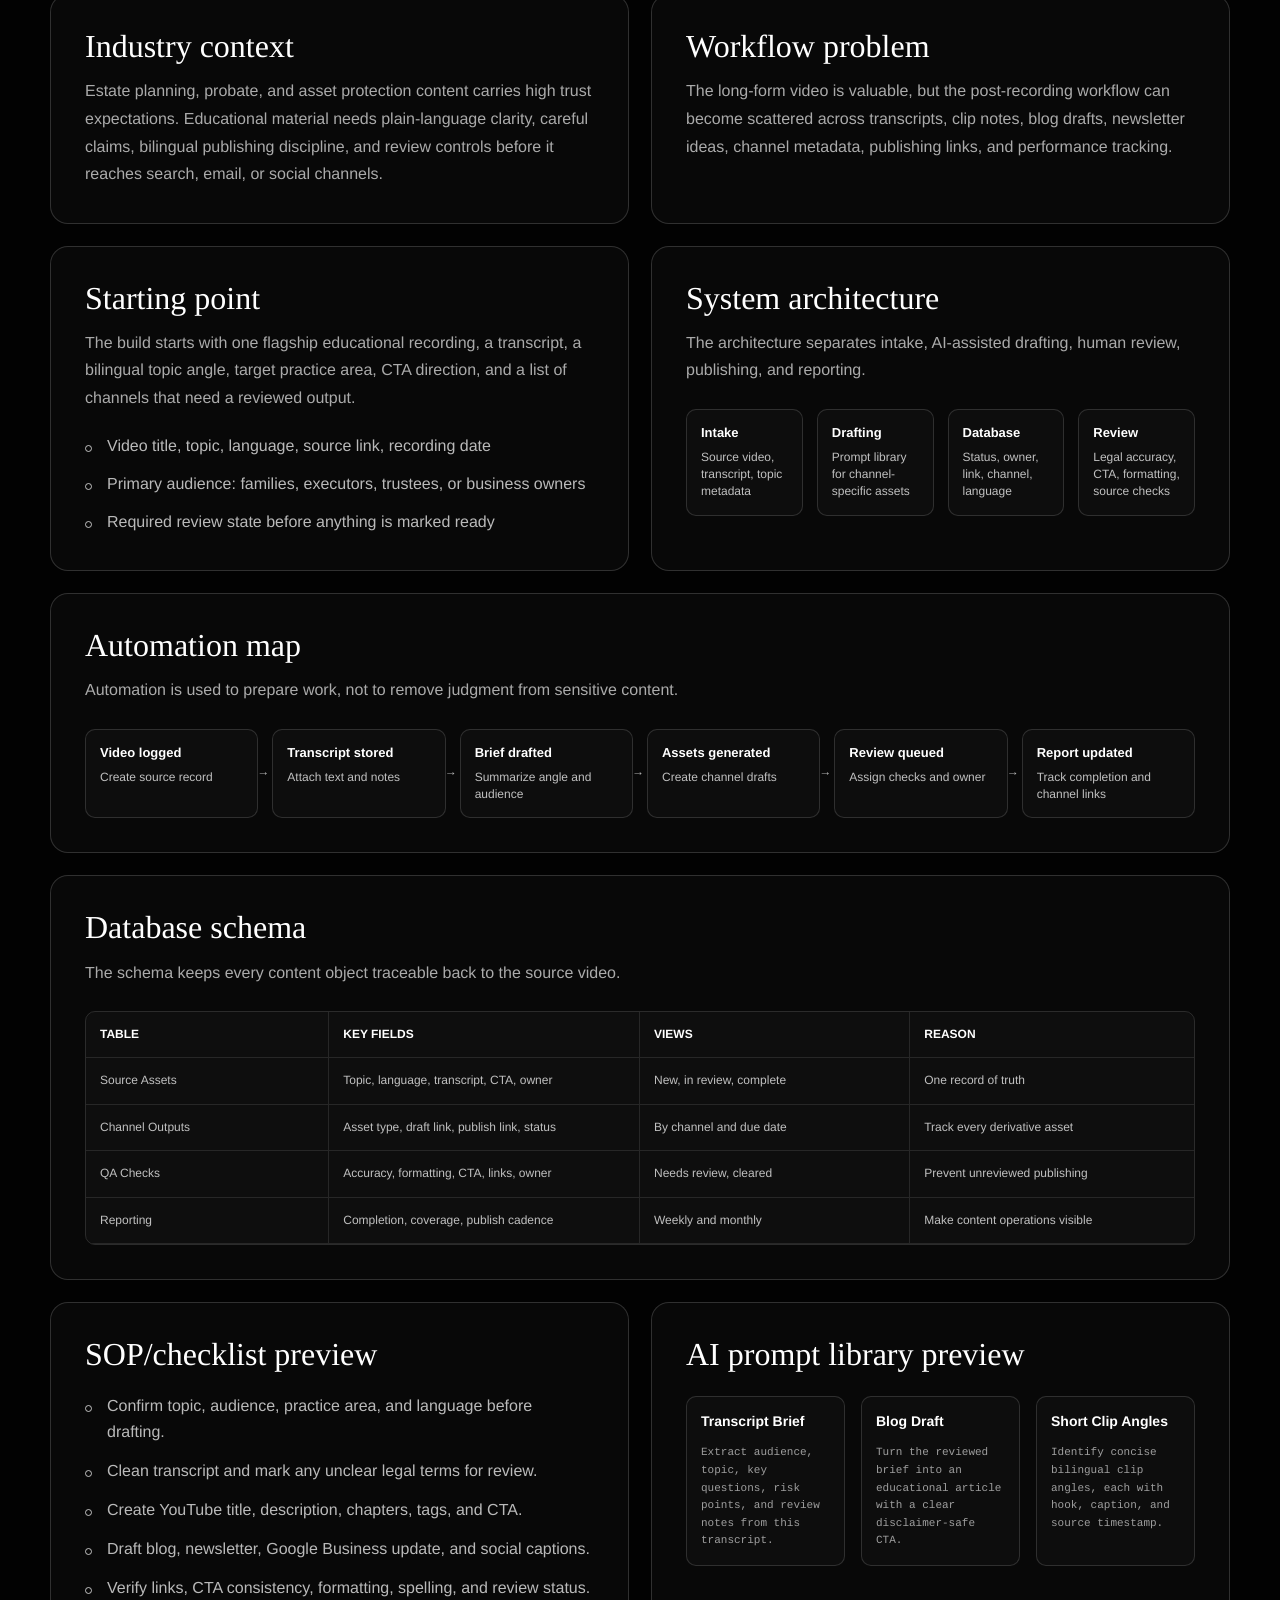
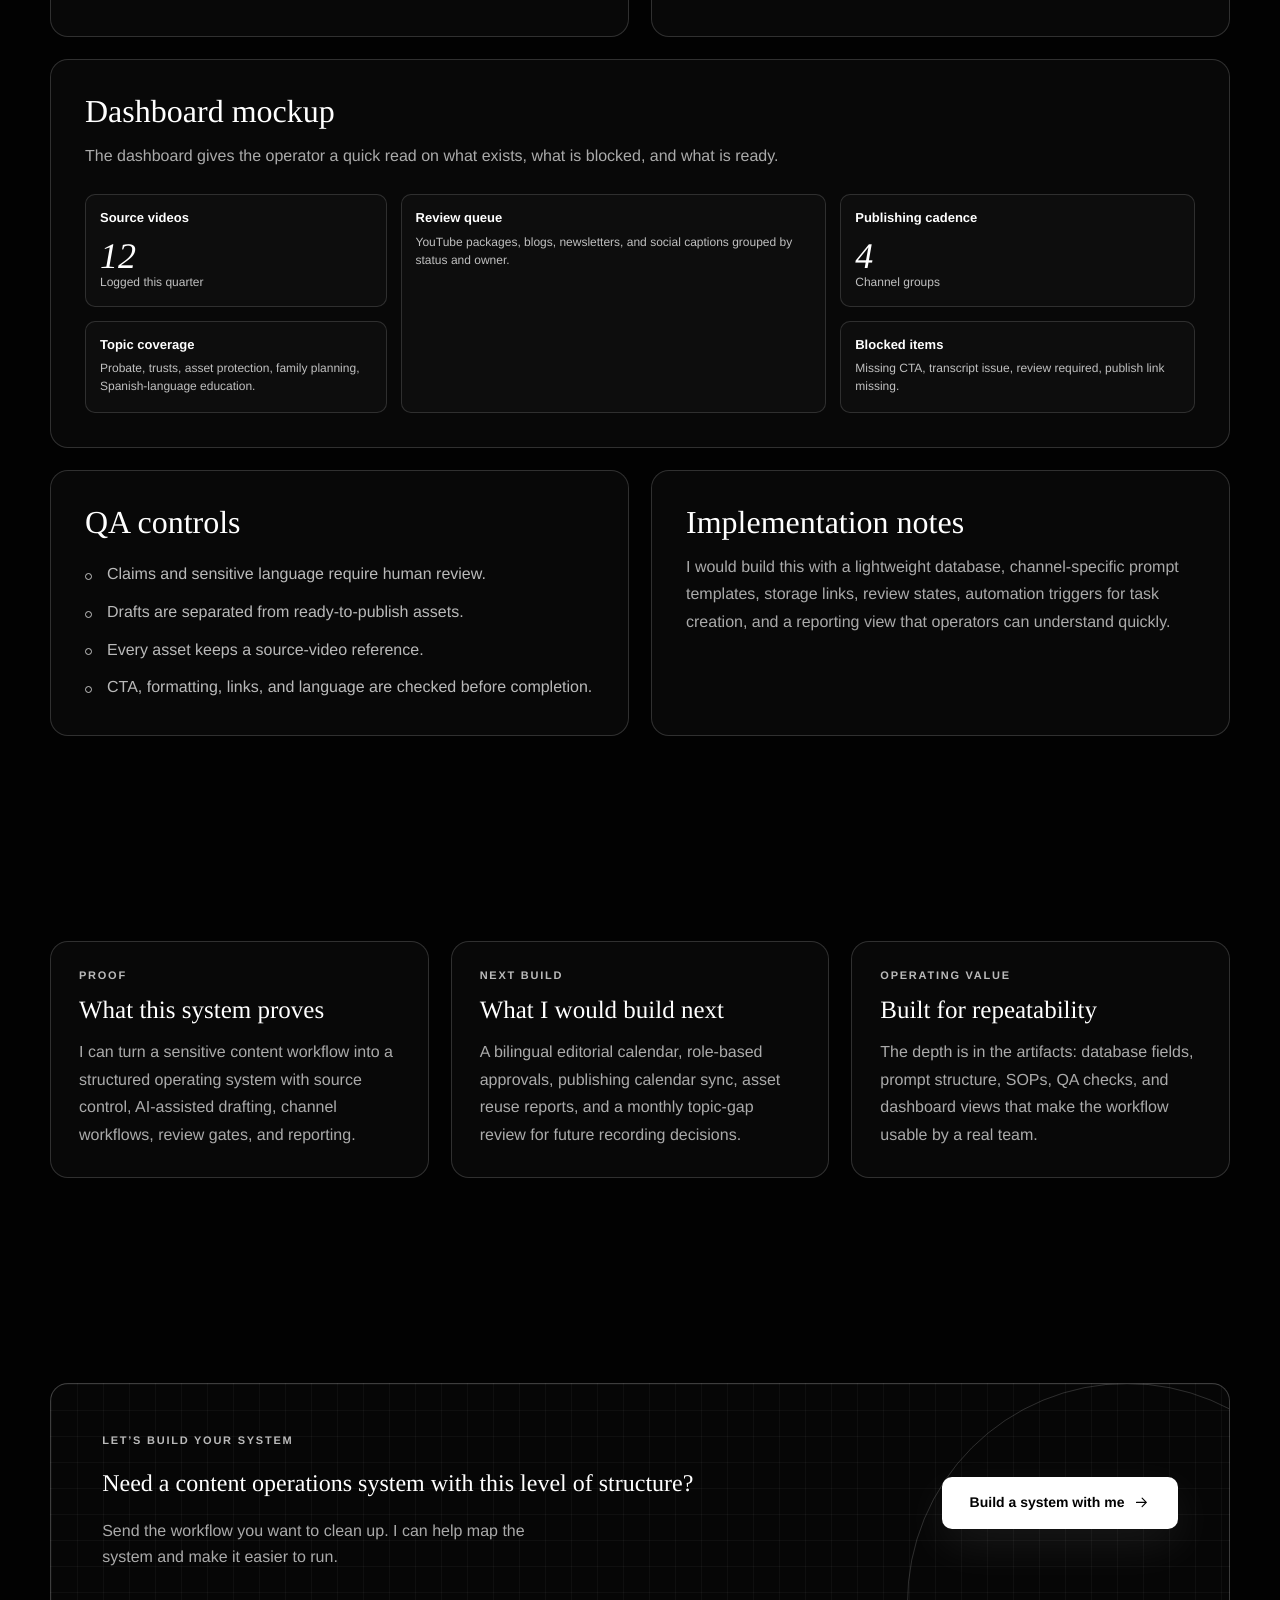
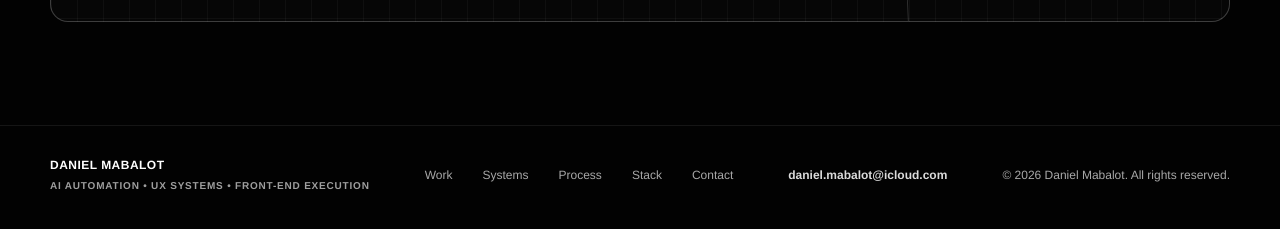
<file: case-law-firm-content-os.html>
<!DOCTYPE html>
<html lang="en">
  <head>
    <meta charset="UTF-8" />
    <meta name="viewport" content="width=device-width, initial-scale=1.0" />
    <meta
      name="description"
      content="Proof-of-Work System: Content Operations OS for a Bilingual Law Firm by Daniel Mabalot."
    />
    <title>Content Operations OS for a Bilingual Law Firm — Daniel Mabalot</title>
    <meta name="theme-color" content="#020202" />
    <meta name="color-scheme" content="dark" />
    <link rel="canonical" href="https://dnyeldev.github.io/case-law-firm-content-os.html" />
    <meta property="og:site_name" content="Daniel Mabalot Portfolio" />
    <meta property="og:title" content="Content Operations OS for a Bilingual Law Firm - Daniel Mabalot" />
    <meta
      property="og:description"
      content="Proof-of-Work System showing a structured content operations workflow for estate planning, probate, and asset protection education."
    />
    <meta property="og:type" content="website" />
    <meta property="og:url" content="https://dnyeldev.github.io/case-law-firm-content-os.html" />
    <meta name="twitter:card" content="summary_large_image" />
    <meta name="twitter:title" content="Content Operations OS for a Bilingual Law Firm - Daniel Mabalot" />
    <meta
      name="twitter:description"
      content="Proof-of-Work System showing a structured content operations workflow for estate planning, probate, and asset protection education."
    />
    <link rel="stylesheet" href="styles.css?v=20260702-stack" />
  </head>
  <body>
    <svg class="svg-sprite" aria-hidden="true">
      <symbol id="icon-intake" viewBox="0 0 24 24"><path d="M12 13a4 4 0 1 0 0-8 4 4 0 0 0 0 8ZM5 21a7 7 0 0 1 14 0M4 8v4M2 10h4M18 8l2 2 3-4"/></symbol>
      <symbol id="icon-file" viewBox="0 0 24 24"><path d="M7 3h7l4 4v14H7zM14 3v5h4M9.5 12h5M9.5 15.5h5M9.5 19h3"/></symbol>
      <symbol id="icon-process" viewBox="0 0 24 24"><path d="M4 7h5v5H4zM15 4h5v5h-5zM15 15h5v5h-5zM9 9.5h3.4c1.4 0 2.6-1.2 2.6-2.6M9 9.5h3.4c1.4 0 2.6 1.2 2.6 2.6v5.4"/></symbol>
      <symbol id="icon-deliver" viewBox="0 0 24 24"><path d="m4 12 16-7-5 16-3-7zM20 5l-8 9"/></symbol>
      <symbol id="icon-shield" viewBox="0 0 24 24"><path d="M12 3 20 6v5c0 5-3.2 8.5-8 10-4.8-1.5-8-5-8-10V6zM8.5 12.2l2.2 2.2 4.8-5"/></symbol>
      <symbol id="icon-target" viewBox="0 0 24 24"><path d="M12 21a9 9 0 1 0 0-18 9 9 0 0 0 0 18ZM12 16a4 4 0 1 0 0-8 4 4 0 0 0 0 8ZM12 2v4M12 18v4M2 12h4M18 12h4"/></symbol>
      <symbol id="icon-layers" viewBox="0 0 24 24"><path d="m12 3 8 4-8 4-8-4zM4 12l8 4 8-4M4 17l8 4 8-4"/></symbol>
      <symbol id="icon-grid" viewBox="0 0 24 24"><path d="M4 5h6v6H4zM14 5h6v6h-6zM4 15h6v4H4zM14 15h6v4h-6z"/></symbol>
      <symbol id="icon-code" viewBox="0 0 24 24"><path d="m9 7-5 5 5 5M15 7l5 5-5 5M13 4l-2 16"/></symbol>
      <symbol id="icon-database" viewBox="0 0 24 24"><path d="M5 6c0-1.7 3.1-3 7-3s7 1.3 7 3-3.1 3-7 3-7-1.3-7-3zM5 6v6c0 1.7 3.1 3 7 3s7-1.3 7-3V6M5 12v6c0 1.7 3.1 3 7 3s7-1.3 7-3v-6"/></symbol>
      <symbol id="icon-chart" viewBox="0 0 24 24"><path d="M4 19V5M4 19h16M8 16v-5M12 16V8M16 16v-8M20 16v-3"/></symbol>
      <symbol id="icon-checklist" viewBox="0 0 24 24"><path d="M4 6.5 6 8.5 10 4M13 7h7M4 13l2 2 4-4M13 14h7M4 20l2 2 4-4M13 21h7"/></symbol>
      <symbol id="icon-arrow" viewBox="0 0 24 24"><path d="M5 12h14M13 6l6 6-6 6"/></symbol>
      <symbol id="icon-ai" viewBox="0 0 24 24"><path d="M9 4.5a3 3 0 0 0-3 3v.4a3.4 3.4 0 0 0 0 6.2v.4a3 3 0 0 0 4.8 2.4M15 4.5a3 3 0 0 1 3 3v.4a3.4 3.4 0 0 1 0 6.2v.4a3 3 0 0 1-4.8 2.4M12 5v14M8.5 9H12M12 15h3.5M8.5 13H12M12 10h3.5"/></symbol>
    </svg>

    <a class="skip-link" href="#main">Skip to content</a>

    <header class="site-header" data-header>
      <div class="container header-inner">
        <a class="brand" href="./" aria-label="Daniel Mabalot home">
          <span>DANIEL MABALOT</span>
        </a>
        <button class="nav-toggle" type="button" aria-expanded="false" aria-controls="site-nav" aria-label="Toggle navigation" data-nav-toggle>
          <span></span><span></span>
        </button>
        <nav class="site-nav" id="site-nav" aria-label="Primary navigation" data-nav>
          <a href="./#work">Work</a>
          <a href="./#systems">Systems</a>
          <a href="./#process">Process</a>
          <a href="./#stack">Stack</a>
          <a href="./#contact">Contact</a>
        </nav>
      </div>
    </header>

    <main id="main" class="case-page">
      <section class="case-hero">
        <div class="container case-hero-grid">
          <div class="reveal">
            <a class="back-link" href="./#work">← Back to selected systems</a>
            <p class="eyebrow">Proof-of-Work System</p>
            <h1 class="case-title">Content Operations OS for a Bilingual Law Firm</h1>
            <p class="case-subtitle">
              A content operations system designed around a realistic law firm workflow where one long-form educational
              video becomes YouTube content, short-form clips, blog drafts, newsletter content, Google Business updates,
              social posts, a content database, and reporting.
            </p>
            <span class="proof-note">Industry: Estate Planning / Probate / Asset Protection</span>
            <p class="proof-context case-proof-context">
              Built around a realistic business workflow to show how I map, structure, automate, document, and present
              operational systems.
            </p>
          </div>

          <aside class="case-console reveal" aria-label="Content operations console">
            <div class="case-console-title"><span>Content OS Console</span><span>01</span></div>
            <div class="console-stack">
              <span><b>Source Asset</b> Long-form educational video</span>
              <span><b>Content Branches</b> YouTube, clips, blog, newsletter, GBP, social</span>
              <span><b>Control Layer</b> Review queue, status fields, link checks, content owner</span>
              <span><b>Reporting</b> Asset completion, publishing status, topic coverage</span>
            </div>
          </aside>
        </div>
      </section>

      <section class="section">
        <div class="container snapshot-grid">
          <article class="reveal"><svg><use href="#icon-layers"></use></svg><span>System Type</span><strong>Content Operations OS</strong></article>
          <article class="reveal"><svg><use href="#icon-shield"></use></svg><span>Industry</span><strong>Estate Planning / Probate / Asset Protection</strong></article>
          <article class="reveal"><svg><use href="#icon-process"></use></svg><span>Workflow</span><strong>One source asset into a publishing package</strong></article>
          <article class="reveal"><svg><use href="#icon-database"></use></svg><span>Core Asset</span><strong>Content database with status, owner, and channel fields</strong></article>
          <article class="reveal"><svg><use href="#icon-checklist"></use></svg><span>Operating Standard</span><strong>Review gates before public publishing</strong></article>
        </div>
      </section>

      <section class="section">
        <div class="container case-section-heading">
          <div>
            <p class="eyebrow reveal">Case Study Artifacts</p>
            <h2 class="case-section-title reveal">Credibility comes from the operating detail.</h2>
          </div>
          <p class="reveal">
            This proof-of-work system shows how I would structure, automate, document, and hand off this workflow for a real operating team.
          </p>
        </div>

        <div class="container artifact-grid">
          <article class="artifact-card reveal">
            <h3>Industry context</h3>
            <p>
              Estate planning, probate, and asset protection content carries high trust expectations. Educational material
              needs plain-language clarity, careful claims, bilingual publishing discipline, and review controls before it
              reaches search, email, or social channels.
            </p>
          </article>

          <article class="artifact-card reveal">
            <h3>Workflow problem</h3>
            <p>
              The long-form video is valuable, but the post-recording workflow can become scattered across transcripts,
              clip notes, blog drafts, newsletter ideas, channel metadata, publishing links, and performance tracking.
            </p>
          </article>

          <article class="artifact-card reveal">
            <h3>Starting point</h3>
            <p>
              The build starts with one flagship educational recording, a transcript, a bilingual topic angle, target
              practice area, CTA direction, and a list of channels that need a reviewed output.
            </p>
            <ul class="artifact-list">
              <li>Video title, topic, language, source link, recording date</li>
              <li>Primary audience: families, executors, trustees, or business owners</li>
              <li>Required review state before anything is marked ready</li>
            </ul>
          </article>

          <article class="artifact-card reveal">
            <h3>System architecture</h3>
            <p>The architecture separates intake, AI-assisted drafting, human review, publishing, and reporting.</p>
            <div class="architecture-grid">
              <span><b>Intake</b> Source video, transcript, topic metadata</span>
              <span><b>Drafting</b> Prompt library for channel-specific assets</span>
              <span><b>Database</b> Status, owner, link, channel, language</span>
              <span><b>Review</b> Legal accuracy, CTA, formatting, source checks</span>
            </div>
          </article>

          <article class="artifact-card wide reveal">
            <h3>Automation map</h3>
            <p>Automation is used to prepare work, not to remove judgment from sensitive content.</p>
            <div class="automation-map">
              <span><b>Video logged</b> Create source record</span>
              <span><b>Transcript stored</b> Attach text and notes</span>
              <span><b>Brief drafted</b> Summarize angle and audience</span>
              <span><b>Assets generated</b> Create channel drafts</span>
              <span><b>Review queued</b> Assign checks and owner</span>
              <span><b>Report updated</b> Track completion and channel links</span>
            </div>
          </article>

          <article class="artifact-card wide reveal">
            <h3>Database schema</h3>
            <p>The schema keeps every content object traceable back to the source video.</p>
            <div class="schema-table">
              <span>Table</span><span>Key Fields</span><span>Views</span><span>Reason</span>
              <span>Source Assets</span><span>Topic, language, transcript, CTA, owner</span><span>New, in review, complete</span><span>One record of truth</span>
              <span>Channel Outputs</span><span>Asset type, draft link, publish link, status</span><span>By channel and due date</span><span>Track every derivative asset</span>
              <span>QA Checks</span><span>Accuracy, formatting, CTA, links, owner</span><span>Needs review, cleared</span><span>Prevent unreviewed publishing</span>
              <span>Reporting</span><span>Completion, coverage, publish cadence</span><span>Weekly and monthly</span><span>Make content operations visible</span>
            </div>
          </article>

          <article class="artifact-card reveal">
            <h3>SOP/checklist preview</h3>
            <ul class="checklist-preview">
              <li>Confirm topic, audience, practice area, and language before drafting.</li>
              <li>Clean transcript and mark any unclear legal terms for review.</li>
              <li>Create YouTube title, description, chapters, tags, and CTA.</li>
              <li>Draft blog, newsletter, Google Business update, and social captions.</li>
              <li>Verify links, CTA consistency, formatting, spelling, and review status.</li>
            </ul>
          </article>

          <article class="artifact-card reveal">
            <h3>AI prompt library preview</h3>
            <div class="prompt-library-grid">
              <div class="prompt-card">
                <strong>Transcript Brief</strong>
                <code>Extract audience, topic, key questions, risk points, and review notes from this transcript.</code>
              </div>
              <div class="prompt-card">
                <strong>Blog Draft</strong>
                <code>Turn the reviewed brief into an educational article with a clear disclaimer-safe CTA.</code>
              </div>
              <div class="prompt-card">
                <strong>Short Clip Angles</strong>
                <code>Identify concise bilingual clip angles, each with hook, caption, and source timestamp.</code>
              </div>
            </div>
          </article>

          <article class="artifact-card wide reveal">
            <h3>Dashboard mockup</h3>
            <p>The dashboard gives the operator a quick read on what exists, what is blocked, and what is ready.</p>
            <div class="dashboard-mockup">
              <span><b>Source videos</b><i class="metric-number">12</i>Logged this quarter</span>
              <span><b>Review queue</b> YouTube packages, blogs, newsletters, and social captions grouped by status and owner.</span>
              <span><b>Publishing cadence</b><i class="metric-number">4</i>Channel groups</span>
              <span><b>Topic coverage</b> Probate, trusts, asset protection, family planning, Spanish-language education.</span>
              <span><b>Blocked items</b> Missing CTA, transcript issue, review required, publish link missing.</span>
            </div>
          </article>

          <article class="artifact-card reveal">
            <h3>QA controls</h3>
            <ul class="artifact-list">
              <li>Claims and sensitive language require human review.</li>
              <li>Drafts are separated from ready-to-publish assets.</li>
              <li>Every asset keeps a source-video reference.</li>
              <li>CTA, formatting, links, and language are checked before completion.</li>
            </ul>
          </article>

          <article class="artifact-card reveal">
            <h3>Implementation notes</h3>
            <p>
              I would build this with a lightweight database, channel-specific prompt templates, storage links, review
              states, automation triggers for task creation, and a reporting view that operators can understand quickly.
            </p>
          </article>
        </div>
      </section>

      <section class="section">
        <div class="container outcome-grid">
          <article class="outcome-card reveal">
            <p class="eyebrow">Proof</p>
            <h3>What this system proves</h3>
            <p>
              I can turn a sensitive content workflow into a structured operating system with source control, AI-assisted
              drafting, channel workflows, review gates, and reporting.
            </p>
          </article>
          <article class="outcome-card reveal">
            <p class="eyebrow">Next Build</p>
            <h3>What I would build next</h3>
            <p>
              A bilingual editorial calendar, role-based approvals, publishing calendar sync, asset reuse reports, and a
              monthly topic-gap review for future recording decisions.
            </p>
          </article>
          <article class="outcome-card reveal">
            <p class="eyebrow">Operating Value</p>
            <h3>Built for repeatability</h3>
            <p>
              The depth is in the artifacts: database fields, prompt structure, SOPs, QA checks, and dashboard views that
              make the workflow usable by a real team.
            </p>
          </article>
        </div>
      </section>

      <section class="section case-cta">
        <div class="container cta-panel reveal">
          <div class="cta-copy">
            <p class="eyebrow">Let’s Build Your System</p>
            <h2>Need a content operations system with this level of structure?</h2>
            <p>Send the workflow you want to clean up. I can help map the system and make it easier to run.</p>
          </div>
          <a class="button button-primary" href="mailto:daniel.mabalot@icloud.com?subject=AI%20Automation%20System%20Inquiry">Build a system with me <svg><use href="#icon-arrow"></use></svg></a>
        </div>
      </section>
    </main>

    <footer class="site-footer">
      <div class="container footer-inner">
        <a class="brand footer-brand" href="./" aria-label="Daniel Mabalot home">
          <span><strong>DANIEL MABALOT</strong><em>AI AUTOMATION • UX SYSTEMS • FRONT-END EXECUTION</em></span>
        </a>
        <nav aria-label="Footer navigation">
          <a href="./#work">Work</a>
          <a href="./#systems">Systems</a>
          <a href="./#process">Process</a>
          <a href="./#stack">Stack</a>
          <a href="./#contact">Contact</a>
        </nav>
        <a class="footer-email" href="mailto:daniel.mabalot@icloud.com">daniel.mabalot@icloud.com</a>
        <p>© 2026 Daniel Mabalot. All rights reserved.</p>
      </div>
    </footer>

    <script src="script.js?v=20260728"></script>
  </body>
</html>
</file>
<file: styles.css>
:root {
  --black: #020202;
  --black-2: #080808;
  --black-3: #101010;
  --white: #ffffff;
  --off-white: #f4f2ee;
  --gray-100: #eeeeee;
  --gray-300: #c7c7c7;
  --gray-500: #858585;
  --gray-700: #444444;
  --border-dark: rgba(255, 255, 255, 0.16);
  --border-strong: rgba(255, 255, 255, 0.28);
  --border-light: rgba(0, 0, 0, 0.12);
  --container: 1180px;
  --container-wide: 1240px;
  --header-height: 76px;
  --radius-sm: 10px;
  --radius-md: 18px;
  --radius-lg: 24px;
  --heading-font: ui-serif, Georgia, Cambria, "Times New Roman", serif;
  --body-font: -apple-system, BlinkMacSystemFont, "SF Pro Text", "Inter", "Helvetica Neue", Arial, sans-serif;
  --mono-font: "SFMono-Regular", Consolas, "Liberation Mono", Menlo, monospace;
  --ease: cubic-bezier(0.22, 1, 0.36, 1);
  color-scheme: dark;
}

*,
*::before,
*::after {
  box-sizing: border-box;
}

html {
  scroll-behavior: smooth;
  scroll-padding-top: calc(var(--header-height) + 22px);
}

body {
  position: relative;
  min-width: 320px;
  margin: 0;
  overflow-x: hidden;
  background: var(--black);
  color: rgba(255, 255, 255, 0.9);
  font-family: var(--body-font);
  font-size: 16px;
  line-height: 1.6;
  letter-spacing: 0;
  -webkit-font-smoothing: antialiased;
  text-rendering: geometricPrecision;
}

body::before {
  position: fixed;
  inset: 0;
  z-index: -2;
  content: "";
  background:
    linear-gradient(rgba(255, 255, 255, 0.018) 1px, transparent 1px),
    linear-gradient(90deg, rgba(255, 255, 255, 0.018) 1px, transparent 1px),
    radial-gradient(circle at 50% -12%, rgba(255, 255, 255, 0.08), transparent 38%);
  background-size: 46px 46px, 46px 46px, 100% 820px;
  background-repeat: repeat, repeat, no-repeat;
}

body.nav-open {
  overflow: hidden;
}

a {
  color: inherit;
  text-decoration: none;
}

button,
a {
  -webkit-tap-highlight-color: transparent;
}

button {
  font: inherit;
}

p,
h1,
h2,
h3,
h4,
ul,
ol {
  margin: 0;
}

ul,
ol {
  padding: 0;
}

li {
  list-style: none;
}

:focus-visible {
  outline: 2px solid currentColor;
  outline-offset: 4px;
}

.svg-sprite {
  position: absolute;
  width: 0;
  height: 0;
  overflow: hidden;
}

svg {
  width: 1.25rem;
  height: 1.25rem;
  fill: none;
  stroke: currentColor;
  stroke-width: 1.65;
  stroke-linecap: round;
  stroke-linejoin: round;
}

.skip-link {
  position: fixed;
  left: 1rem;
  top: 1rem;
  z-index: 1000;
  transform: translateY(-150%);
  border: 1px solid var(--white);
  border-radius: var(--radius-sm);
  background: var(--white);
  color: var(--black);
  padding: 0.7rem 1rem;
  font-size: 0.84rem;
  font-weight: 800;
  transition: transform 180ms var(--ease);
}

.skip-link:focus {
  transform: translateY(0);
}

.container {
  width: min(100% - 44px, var(--container));
  margin-inline: auto;
}

.container-wide {
  width: min(100% - 44px, var(--container-wide));
  margin-inline: auto;
}

.eyebrow {
  color: currentColor;
  font-family: var(--body-font);
  font-size: 11px;
  font-weight: 820;
  letter-spacing: 0.16em;
  line-height: 1.2;
  text-transform: uppercase;
  opacity: 0.72;
}

.hero-title,
.section-title,
.case-title,
.case-section-title,
.story-copy h2,
.visual-card h3,
.system-card h3,
.artifact-card h3,
.artifact-card h4,
.outcome-card h3,
.cta-copy h2,
.case-cta h2 {
  font-family: var(--heading-font);
  font-weight: 500;
  letter-spacing: 0;
}

.hero-title {
  max-width: 660px;
  color: var(--white);
  font-size: clamp(42px, 3.9vw, 56px);
  line-height: 1.05;
}

.section-title {
  max-width: 700px;
  color: var(--white);
  font-size: clamp(34px, 4.4vw, 58px);
  line-height: 1.02;
}

.title-line {
  display: block;
}

.lead-line {
  display: block;
}

#systems-title {
  max-width: 860px;
}

.section-lead,
.hero-lead,
.case-subtitle {
  max-width: 680px;
  color: rgba(255, 255, 255, 0.68);
  font-size: clamp(16px, 1.55vw, 18px);
  line-height: 1.76;
}

.button {
  display: inline-flex;
  align-items: center;
  justify-content: center;
  gap: 0.55rem;
  min-height: 52px;
  border: 1px solid transparent;
  border-radius: var(--radius-sm);
  padding: 0.92rem 1.16rem;
  font-size: 14px;
  font-weight: 800;
  line-height: 1.12;
  text-align: center;
  transition: transform 180ms var(--ease), background 180ms var(--ease), border-color 180ms var(--ease);
}

.button:hover {
  transform: translateY(-2px);
}

.button svg {
  width: 1.05rem;
  height: 1.05rem;
}

.button-primary {
  background: var(--white);
  color: var(--black);
  box-shadow: 0 16px 48px rgba(255, 255, 255, 0.08);
}

.button-primary:hover {
  background: var(--gray-100);
}

.button-secondary {
  border-color: var(--border-strong);
  color: var(--white);
}

.button-secondary:hover {
  border-color: rgba(255, 255, 255, 0.42);
  background: rgba(255, 255, 255, 0.06);
}

.site-header {
  position: sticky;
  top: 0;
  z-index: 100;
  height: var(--header-height);
  border-bottom: 1px solid rgba(255, 255, 255, 0.1);
  background: rgba(2, 2, 2, 0.86);
  backdrop-filter: blur(18px);
}

.header-inner {
  display: flex;
  align-items: center;
  justify-content: space-between;
  height: 100%;
  gap: 2rem;
}

.brand {
  display: inline-flex;
  align-items: center;
  min-width: max-content;
  color: var(--white);
  font-size: 12px;
  font-weight: 850;
  letter-spacing: 0.04em;
  text-transform: uppercase;
}

.site-nav {
  display: flex;
  align-items: center;
  gap: clamp(1.4rem, 3.2vw, 3.4rem);
}

.site-nav a {
  position: relative;
  color: rgba(255, 255, 255, 0.82);
  font-size: 13px;
  font-weight: 750;
  transition: color 160ms var(--ease);
}

.site-nav a:hover,
.site-nav a.is-active,
.site-nav a[aria-current="true"] {
  color: var(--white);
}

.site-nav a::after {
  position: absolute;
  left: 0;
  right: 0;
  bottom: -10px;
  height: 1px;
  transform: scaleX(0);
  transform-origin: center;
  background: rgba(255, 255, 255, 0.76);
  content: "";
  transition: transform 180ms var(--ease);
}

.site-nav a:hover::after,
.site-nav a.is-active::after,
.site-nav a[aria-current="true"]::after {
  transform: scaleX(1);
}

.nav-toggle {
  display: none;
  width: 44px;
  height: 44px;
  border: 1px solid var(--border-dark);
  border-radius: var(--radius-sm);
  background: transparent;
  color: var(--white);
}

.nav-toggle span {
  display: block;
  width: 18px;
  height: 1px;
  margin: 5px auto;
  background: currentColor;
  transition: transform 180ms var(--ease), opacity 180ms var(--ease);
}

.nav-toggle[aria-expanded="true"] span:first-child {
  transform: translateY(3px) rotate(45deg);
}

.nav-toggle[aria-expanded="true"] span:last-child {
  transform: translateY(-3px) rotate(-45deg);
}

.hero {
  padding: clamp(54px, 6vw, 88px) 0 clamp(58px, 6vw, 82px);
}

.hero-layout {
  display: grid;
  grid-template-columns: minmax(0, 0.9fr) minmax(560px, 1.22fr);
  align-items: center;
  gap: clamp(56px, 7vw, 118px);
  width: min(100% - 128px, 1500px);
}

.hero-copy {
  display: grid;
  gap: 30px;
}

.hero-actions {
  display: flex;
  flex-wrap: wrap;
  gap: 20px;
  padding-top: 4px;
}

.cred-row {
  display: grid;
  grid-template-columns: repeat(3, minmax(0, 1fr));
  gap: 28px;
  margin-top: 44px;
  padding-top: 36px;
  border-top: 1px solid var(--border-dark);
}

.cred-row article {
  display: grid;
  grid-template-columns: auto minmax(0, 1fr);
  gap: 16px;
  min-width: 0;
}

.cred-row svg {
  width: 34px;
  height: 34px;
}

.cred-row strong {
  display: block;
  color: var(--white);
  font-size: 14px;
  line-height: 1.28;
}

.cred-row span {
  display: block;
  margin-top: 7px;
  color: rgba(255, 255, 255, 0.62);
  font-size: 12px;
  line-height: 1.45;
}

.system-console,
.case-console {
  min-width: 0;
  border: 1px solid rgba(255, 255, 255, 0.24);
  border-radius: var(--radius-md);
  background: linear-gradient(180deg, rgba(255, 255, 255, 0.045), rgba(255, 255, 255, 0.018));
  box-shadow: 0 32px 100px rgba(0, 0, 0, 0.52);
  overflow: hidden;
}

.console-topbar {
  display: flex;
  align-items: center;
  justify-content: space-between;
  padding: 22px 26px;
  border-bottom: 1px solid var(--border-dark);
  color: var(--white);
  font-size: 11px;
  font-weight: 850;
  letter-spacing: 0.12em;
  text-transform: uppercase;
}

.console-section-title,
.panel-label {
  color: rgba(255, 255, 255, 0.78);
  font-size: 10px;
  font-weight: 850;
  letter-spacing: 0.09em;
  text-transform: uppercase;
}

.console-section-title {
  padding: 24px 28px 16px;
}

.console-pipeline {
  display: grid;
  grid-template-columns: repeat(5, minmax(0, 1fr));
  gap: 38px;
  padding: 0 28px 32px;
}

.console-pipeline > div {
  position: relative;
  display: grid;
  place-items: center;
  min-height: 112px;
  border: 1px solid var(--border-dark);
  border-radius: var(--radius-sm);
  padding: 18px 12px;
  text-align: center;
}

.console-pipeline > div:not(:last-child)::after {
  position: absolute;
  right: -28px;
  top: 50%;
  content: "→";
  color: rgba(255, 255, 255, 0.72);
  transform: translateY(-50%);
}

.console-pipeline svg {
  width: 28px;
  height: 28px;
  margin-bottom: 10px;
}

.console-pipeline strong,
.console-pipeline span {
  display: block;
}

.console-pipeline strong {
  color: var(--white);
  font-size: 12px;
}

.console-pipeline span {
  margin-top: 5px;
  color: rgba(255, 255, 255, 0.56);
  font-size: 10px;
  font-style: italic;
}

.console-grid {
  display: grid;
  grid-template-columns: 0.92fr 1.68fr;
  border-top: 1px solid var(--border-dark);
}

.console-panel {
  min-width: 0;
  min-height: 188px;
  border-right: 1px solid var(--border-dark);
  border-bottom: 1px solid var(--border-dark);
  padding: 24px;
}

.console-panel:nth-child(2n) {
  border-right: 0;
}

.status-line {
  display: flex;
  align-items: center;
  justify-content: space-between;
  gap: 12px;
  margin-top: 18px;
  color: rgba(255, 255, 255, 0.75);
  font-size: 11px;
}

.status-line strong {
  display: inline-flex;
  align-items: center;
  gap: 5px;
  color: var(--white);
  font-size: 10px;
  font-weight: 760;
}

.status-line strong::before {
  width: 5px;
  height: 5px;
  border-radius: 50%;
  background: var(--white);
  content: "";
}

.console-table {
  display: grid;
  grid-template-columns: 0.7fr 1.3fr 1fr 0.8fr 0.9fr;
  gap: 16px 22px;
  margin-top: 18px;
  color: rgba(255, 255, 255, 0.68);
  font-size: 10px;
  white-space: nowrap;
}

.console-table span:nth-child(-n + 5) {
  color: var(--white);
  font-weight: 800;
}

.prompt-list {
  display: grid;
  gap: 12px;
  margin-top: 16px;
}

.prompt-list span {
  display: flex;
  align-items: center;
  justify-content: space-between;
  gap: 10px;
  border-bottom: 1px solid rgba(255, 255, 255, 0.08);
  padding-bottom: 9px;
  color: rgba(255, 255, 255, 0.78);
  font-size: 11px;
}

.prompt-list svg {
  width: 15px;
  height: 15px;
  margin-right: 8px;
}

.report-preview {
  display: grid;
  grid-template-columns: minmax(0, 1fr) 100px;
  gap: 22px;
  margin-top: 18px;
}

.report-preview span,
.report-preview strong {
  display: block;
}

.report-preview span {
  color: rgba(255, 255, 255, 0.64);
  font-size: 11px;
}

.report-preview strong {
  color: var(--white);
  font-size: 12px;
}

.line-chart {
  width: 100%;
  height: 70px;
  margin-top: 16px;
}

.line-chart path {
  fill: none;
  stroke: var(--white);
  stroke-width: 1.4;
}

.report-metrics {
  display: grid;
  align-content: center;
  gap: 2px;
  padding-left: 18px;
  border-left: 1px solid var(--border-dark);
}

.report-metrics strong {
  font-size: 30px;
}

.console-note {
  margin-top: -10px;
  color: rgba(255, 255, 255, 0.56);
  font-size: 11px;
}

.trust-strip {
  padding: 24px 0 48px;
}

.trust-card {
  display: grid;
  grid-template-columns: repeat(4, minmax(0, 1fr));
  gap: 0;
  width: min(100% - 96px, 1500px);
  margin-inline: auto;
  border: 1px solid var(--border-dark);
  border-radius: var(--radius-md);
  background:
    radial-gradient(circle at 50% -40%, rgba(255, 255, 255, 0.12), transparent 48%),
    linear-gradient(180deg, rgba(255, 255, 255, 0.055), rgba(255, 255, 255, 0.022));
  color: var(--white);
  padding: 0;
  box-shadow: 0 30px 90px rgba(0, 0, 0, 0.28);
}

.trust-card article {
  display: grid;
  grid-template-columns: auto minmax(0, 1fr);
  gap: 22px;
  padding: 32px 36px;
  border-right: 1px solid var(--border-dark);
}

.trust-card article:last-child {
  border-right: 0;
}

.trust-card svg {
  width: 40px;
  height: 40px;
}

.trust-card strong {
  display: block;
  font-size: 14px;
  font-weight: 850;
}

.trust-card span {
  display: block;
  margin-top: 8px;
  color: rgba(255, 255, 255, 0.62);
  font-size: 13px;
  line-height: 1.5;
}

.section {
  padding: clamp(74px, 9vw, 126px) 0;
}

.stack-section {
  padding-bottom: clamp(54px, 6vw, 86px);
}

.split-heading,
.stack-heading {
  display: grid;
  grid-template-columns: minmax(0, 1fr) minmax(280px, 0.72fr);
  align-items: end;
  gap: 32px;
  margin-bottom: 46px;
}

.split-heading .eyebrow,
.stack-heading .eyebrow {
  margin-bottom: 18px;
}

.stack-heading {
  grid-template-columns: minmax(0, 0.95fr) minmax(360px, 0.58fr);
  gap: 56px;
  width: min(100% - 96px, 1500px);
}

.stack-heading .section-title {
  max-width: 760px;
}

.stack-heading .section-lead {
  max-width: 560px;
  margin-left: auto;
}

.systems-section .split-heading {
  grid-template-columns: minmax(0, 0.95fr) minmax(360px, 0.58fr);
  gap: 56px;
  width: min(100% - 96px, 1500px);
}

.systems-lead {
  min-width: 0;
  max-width: 560px;
}

.systems-copy {
  display: grid;
  gap: 18px;
  align-self: end;
  max-width: 560px;
  margin-left: auto;
  min-width: 0;
}

.proof-context {
  max-width: 840px;
  margin-top: -18px;
  margin-bottom: 36px;
  border-left: 1px solid rgba(255, 255, 255, 0.24);
  color: rgba(255, 255, 255, 0.72);
  font-size: clamp(14px, 1.2vw, 16px);
  line-height: 1.7;
  padding-left: 22px;
}

.systems-proof-context {
  min-width: 0;
  max-width: 560px;
  margin: 0;
  color: rgba(255, 255, 255, 0.64);
  font-size: clamp(13px, 1vw, 15px);
  line-height: 1.65;
  padding-left: 18px;
}

.case-proof-context {
  margin: 22px 0 0;
}

.systems-grid {
  display: grid;
  grid-template-columns: minmax(0, 1fr) minmax(0, 1fr) minmax(320px, 0.95fr);
  grid-template-rows: repeat(3, minmax(152px, auto));
  gap: 32px;
  align-items: stretch;
  width: min(100% - 96px, 1500px);
  margin-inline: auto;
}

.system-card {
  position: relative;
  display: flex;
  min-width: 0;
  min-height: 152px;
  overflow: hidden;
  border: 1px solid var(--border-dark);
  border-radius: var(--radius-sm);
  background:
    radial-gradient(circle at 50% 12%, rgba(255, 255, 255, 0.08), transparent 45%),
    rgba(255, 255, 255, 0.025);
  color: var(--white);
  transition: transform 180ms var(--ease), border-color 180ms var(--ease), background 180ms var(--ease);
}

.system-card:hover {
  transform: translateY(-4px);
  border-color: rgba(255, 255, 255, 0.36);
  background-color: rgba(255, 255, 255, 0.05);
}

.system-card:focus-visible,
.back-link:focus-visible,
.button:focus-visible {
  outline: 2px solid var(--white);
  outline-offset: 5px;
}

.system-card-large {
  grid-row: 1 / 4;
  min-height: 460px;
  flex-direction: column;
  justify-content: space-between;
  padding: 36px 32px 30px;
}

.system-card-large:nth-child(1) {
  grid-column: 1;
}

.system-card-large:nth-child(2) {
  grid-column: 2;
}

.system-card-small {
  align-items: center;
  justify-content: space-between;
  gap: 24px;
  padding: 34px;
}

.system-card-small:nth-child(3) {
  grid-column: 3;
  grid-row: 1;
}

.system-card-small:nth-child(4) {
  grid-column: 3;
  grid-row: 2;
}

.system-card-small:nth-child(5) {
  grid-column: 3;
  grid-row: 3;
}

.system-card-copy {
  display: grid;
  gap: 15px;
}

.system-card .system-label {
  width: fit-content;
  max-width: 100%;
  color: rgba(255, 255, 255, 0.52);
  font-size: 9px;
  font-weight: 850;
  letter-spacing: 0.16em;
  line-height: 1.35;
  text-transform: uppercase;
}

.system-card h3 {
  max-width: 410px;
  color: var(--white);
  font-size: clamp(22px, 2.15vw, 30px);
  line-height: 1.04;
}

.system-card-small h3 {
  font-size: clamp(20px, 2.1vw, 24px);
}

.system-card p {
  max-width: 350px;
  color: rgba(255, 255, 255, 0.68);
  font-size: 14px;
  line-height: 1.58;
}

.content-os-map {
  position: relative;
  display: grid;
  grid-template-columns: 1fr;
  gap: 12px;
  margin: 36px 0 40px;
  padding: 18px;
  border: 1px solid rgba(255, 255, 255, 0.14);
  border-radius: var(--radius-sm);
  background:
    linear-gradient(rgba(255, 255, 255, 0.028) 1px, transparent 1px),
    linear-gradient(90deg, rgba(255, 255, 255, 0.028) 1px, transparent 1px),
    rgba(255, 255, 255, 0.018);
  background-size: 24px 24px;
}

.content-os-map::before {
  position: absolute;
  inset: 18px;
  border: 1px solid rgba(255, 255, 255, 0.045);
  border-radius: calc(var(--radius-sm) - 6px);
  pointer-events: none;
  content: "";
}

.content-map-rail,
.content-engine-card,
.content-output-board,
.content-control-row {
  position: relative;
  z-index: 1;
}

.content-map-rail {
  display: flex;
  align-items: center;
  justify-content: space-between;
  gap: 14px;
  min-height: 46px;
  border-bottom: 1px solid rgba(255, 255, 255, 0.1);
  padding: 0 2px 14px;
}

.content-map-rail span,
.content-control-row span {
  display: inline-flex;
  align-items: center;
  gap: 9px;
}

.content-map-rail svg,
.content-engine-card svg,
.content-output-board svg,
.content-control-row svg {
  flex: 0 0 auto;
  width: 17px;
  height: 17px;
  color: rgba(255, 255, 255, 0.82);
}

.content-map-rail span {
  color: var(--white);
  font-size: 12px;
  font-weight: 850;
}

.content-map-rail b {
  border: 1px solid rgba(255, 255, 255, 0.14);
  border-radius: 999px;
  color: rgba(255, 255, 255, 0.62);
  font-family: var(--mono-font);
  font-size: 9px;
  font-weight: 850;
  letter-spacing: 0.1em;
  padding: 7px 10px;
}

.content-engine-card {
  display: flex;
  align-items: center;
  justify-content: space-between;
  gap: 18px;
  min-height: 104px;
  border: 1px solid rgba(255, 255, 255, 0.15);
  border-radius: var(--radius-sm);
  background:
    radial-gradient(circle at 20% 8%, rgba(255, 255, 255, 0.12), transparent 38%),
    rgba(255, 255, 255, 0.032);
  padding: 20px;
}

.content-engine-card span {
  display: block;
  margin-bottom: 10px;
  color: rgba(255, 255, 255, 0.52);
  font-size: 10px;
  font-weight: 850;
  letter-spacing: 0.12em;
  line-height: 1.2;
  text-transform: uppercase;
}

.content-engine-card strong {
  display: block;
  max-width: 270px;
  color: var(--white);
  font-size: 14px;
  font-weight: 850;
  line-height: 1.35;
}

.content-engine-card > svg {
  width: 42px;
  height: 42px;
  border: 1px solid rgba(255, 255, 255, 0.15);
  border-radius: 13px;
  color: rgba(255, 255, 255, 0.72);
  padding: 11px;
}

.content-output-board {
  display: grid;
  grid-template-columns: repeat(4, minmax(0, 1fr));
  gap: 8px;
}

.content-output-board span {
  display: grid;
  gap: 8px;
  min-width: 0;
  border: 1px solid rgba(255, 255, 255, 0.16);
  border-radius: 10px;
  background: rgba(255, 255, 255, 0.024);
  padding: 14px 12px;
}

.content-output-board b {
  color: var(--white);
  font-size: 11px;
  font-weight: 850;
  line-height: 1;
}

.content-output-board em {
  color: rgba(255, 255, 255, 0.5);
  font-size: 9px;
  font-style: normal;
  font-weight: 800;
  letter-spacing: 0.08em;
  line-height: 1;
  text-transform: uppercase;
}

.content-control-row {
  display: grid;
  grid-template-columns: repeat(3, minmax(0, 1fr));
  gap: 8px;
}

.content-control-row span {
  justify-content: center;
  min-width: 0;
  border: 1px solid rgba(255, 255, 255, 0.13);
  border-radius: 999px;
  color: rgba(255, 255, 255, 0.62);
  font-size: 10px;
  font-weight: 850;
  line-height: 1;
  padding: 10px;
  text-align: center;
}

.lead-ops-preview {
  position: relative;
  display: grid;
  grid-template-columns: 1fr;
  gap: 12px;
  margin: 36px 0 40px;
  padding: 18px;
  border: 1px solid rgba(255, 255, 255, 0.14);
  border-radius: var(--radius-sm);
  background:
    linear-gradient(rgba(255, 255, 255, 0.028) 1px, transparent 1px),
    linear-gradient(90deg, rgba(255, 255, 255, 0.028) 1px, transparent 1px),
    rgba(255, 255, 255, 0.018);
  background-size: 24px 24px;
}

.lead-ops-preview::before {
  position: absolute;
  inset: 18px;
  border: 1px solid rgba(255, 255, 255, 0.045);
  border-radius: calc(var(--radius-sm) - 6px);
  pointer-events: none;
  content: "";
}

.lead-preview-top,
.lead-record-card,
.lead-pipeline-steps,
.lead-control-row {
  position: relative;
  z-index: 1;
}

.lead-preview-top {
  display: flex;
  align-items: center;
  justify-content: space-between;
  gap: 14px;
  min-height: 46px;
  border-bottom: 1px solid rgba(255, 255, 255, 0.1);
  padding: 0 2px 14px;
}

.lead-preview-top span,
.lead-control-row span {
  display: inline-flex;
  align-items: center;
  gap: 9px;
}

.lead-preview-top svg,
.lead-record-card svg,
.lead-pipeline-steps svg,
.lead-control-row svg {
  flex: 0 0 auto;
  width: 17px;
  height: 17px;
  color: rgba(255, 255, 255, 0.82);
}

.lead-preview-top span {
  color: var(--white);
  font-size: 12px;
  font-weight: 850;
}

.lead-preview-top b {
  border: 1px solid rgba(255, 255, 255, 0.14);
  border-radius: 999px;
  color: rgba(255, 255, 255, 0.62);
  font-family: var(--mono-font);
  font-size: 9px;
  font-weight: 850;
  letter-spacing: 0.1em;
  padding: 7px 10px;
  text-transform: uppercase;
}

.lead-record-card {
  display: grid;
  gap: 12px;
  min-height: 112px;
  border: 1px solid rgba(255, 255, 255, 0.15);
  border-radius: var(--radius-sm);
  background:
    radial-gradient(circle at 20% 8%, rgba(255, 255, 255, 0.12), transparent 38%),
    rgba(255, 255, 255, 0.032);
  padding: 18px;
}

.lead-record-card > div {
  display: flex;
  align-items: center;
  justify-content: space-between;
  gap: 14px;
}

.lead-record-card span {
  color: rgba(255, 255, 255, 0.58);
  font-size: 10px;
  font-weight: 850;
  letter-spacing: 0.12em;
  line-height: 1.2;
  text-transform: uppercase;
}

.lead-record-card b {
  border: 1px solid rgba(255, 255, 255, 0.14);
  border-radius: 999px;
  color: rgba(255, 255, 255, 0.72);
  font-family: var(--mono-font);
  font-size: 10px;
  font-weight: 850;
  letter-spacing: 0.06em;
  line-height: 1;
  padding: 7px 10px;
}

.lead-record-card strong {
  display: block;
  max-width: 280px;
  color: var(--white);
  font-size: 14px;
  font-weight: 850;
  line-height: 1.35;
}

.lead-record-card p {
  display: flex;
  flex-wrap: wrap;
  gap: 8px;
  max-width: none;
}

.lead-record-card em {
  border: 1px solid rgba(255, 255, 255, 0.13);
  border-radius: 999px;
  color: rgba(255, 255, 255, 0.58);
  font-size: 9px;
  font-style: normal;
  font-weight: 850;
  letter-spacing: 0.08em;
  line-height: 1;
  padding: 8px 10px;
  text-transform: uppercase;
}

.lead-pipeline-steps {
  display: grid;
  grid-template-columns: repeat(4, minmax(0, 1fr));
  gap: 8px;
}

.lead-pipeline-steps span {
  display: grid;
  gap: 8px;
  min-width: 0;
  border: 1px solid rgba(255, 255, 255, 0.16);
  border-radius: 10px;
  background: rgba(255, 255, 255, 0.024);
  padding: 14px 12px;
}

.lead-pipeline-steps b {
  color: var(--white);
  font-size: 11px;
  font-weight: 850;
  line-height: 1;
}

.lead-pipeline-steps em {
  color: rgba(255, 255, 255, 0.5);
  font-size: 9px;
  font-style: normal;
  font-weight: 800;
  letter-spacing: 0.08em;
  line-height: 1;
  text-transform: uppercase;
}

.lead-control-row {
  display: grid;
  grid-template-columns: repeat(3, minmax(0, 1fr));
  gap: 8px;
}

.lead-control-row span {
  justify-content: center;
  min-width: 0;
  border: 1px solid rgba(255, 255, 255, 0.13);
  border-radius: 999px;
  color: rgba(255, 255, 255, 0.62);
  font-size: 10px;
  font-weight: 850;
  line-height: 1;
  padding: 10px;
  text-align: center;
}

.card-link,
.card-arrow {
  display: flex;
  align-items: center;
  justify-content: space-between;
  gap: 12px;
  color: var(--white);
  font-size: 14px;
  font-weight: 850;
}

.card-arrow {
  position: absolute;
  right: 22px;
  bottom: 18px;
}

.corner-icon {
  width: 74px;
  height: 74px;
  color: rgba(255, 255, 255, 0.7);
}

.process-section {
  position: relative;
  padding-top: clamp(82px, 9vw, 132px);
}

.process-heading {
  display: grid;
  grid-template-columns: minmax(0, 0.95fr) minmax(360px, 0.58fr);
  align-items: end;
  gap: 56px;
  width: min(100% - 96px, 1500px);
  margin-inline: auto;
  margin-bottom: 46px;
}

.process-heading .section-title {
  max-width: 760px;
  margin-top: 18px;
}

.process-heading .section-lead {
  max-width: 560px;
  margin-left: auto;
}

.process-board {
  position: relative;
  width: min(100% - 96px, 1500px);
}

.process-board::before {
  position: absolute;
  left: 18px;
  right: 18px;
  top: 47px;
  height: 1px;
  content: "";
  background: linear-gradient(90deg, transparent, rgba(255, 255, 255, 0.28), transparent);
  opacity: 0.8;
}

.process-row {
  display: grid;
  grid-template-columns: repeat(6, minmax(0, 1fr));
  gap: 18px;
  margin-top: 0;
}

.process-row article {
  position: relative;
  min-width: 0;
}

.process-row article:not(:last-child)::after {
  position: absolute;
  top: 38px;
  right: -13px;
  z-index: 2;
  width: 28px;
  height: 18px;
  content: "→";
  color: rgba(255, 255, 255, 0.72);
  font-size: 17px;
  font-weight: 700;
  line-height: 1;
  text-align: center;
}

.process-step {
  display: grid;
  grid-template-rows: auto auto 1fr auto;
  min-height: 292px;
  border: 1px solid rgba(255, 255, 255, 0.15);
  border-radius: var(--radius-sm);
  background:
    radial-gradient(circle at 50% 0%, rgba(255, 255, 255, 0.09), transparent 42%),
    linear-gradient(180deg, rgba(255, 255, 255, 0.038), rgba(255, 255, 255, 0.014));
  padding: 22px 20px 20px;
  transition: transform 180ms var(--ease), border-color 180ms var(--ease), background 180ms var(--ease);
}

.process-step:hover {
  transform: translateY(-3px);
  border-color: rgba(255, 255, 255, 0.3);
  background-color: rgba(255, 255, 255, 0.028);
}

.process-step-top {
  display: flex;
  align-items: center;
  justify-content: space-between;
  gap: 14px;
  margin-bottom: 30px;
}

.process-number {
  display: block;
  color: rgba(255, 255, 255, 0.76);
  font-family: var(--mono-font);
  font-size: 12px;
  font-weight: 850;
  letter-spacing: 0.08em;
}

.process-node {
  display: grid;
  place-items: center;
  width: 46px;
  height: 46px;
  border: 1px solid rgba(255, 255, 255, 0.2);
  border-radius: 50%;
  background: rgba(255, 255, 255, 0.035);
}

.process-node svg {
  width: 24px;
  height: 24px;
}

.process-row h3 {
  color: var(--white);
  font-size: 20px;
  font-weight: 760;
}

.process-row p {
  margin-top: 12px;
  color: rgba(255, 255, 255, 0.62);
  font-size: 13.5px;
  line-height: 1.62;
}

.process-artifact {
  display: block;
  margin-top: 24px;
  border-top: 1px solid rgba(255, 255, 255, 0.12);
  padding-top: 16px;
  color: rgba(255, 255, 255, 0.78);
  font-family: var(--mono-font);
  font-size: 11px;
  font-weight: 700;
  letter-spacing: 0.08em;
  text-transform: uppercase;
}

.tool-stack-grid {
  display: grid;
  grid-template-columns: repeat(auto-fit, minmax(220px, 1fr));
  gap: 14px;
  width: min(100% - 96px, 1500px);
  margin-inline: auto;
}

.tool-card {
  display: grid;
  grid-template-columns: auto minmax(0, 1fr);
  align-items: center;
  gap: 16px;
  min-height: 104px;
  border: 1px solid var(--border-dark);
  border-radius: var(--radius-sm);
  background:
    radial-gradient(circle at 22% 18%, rgba(255, 255, 255, 0.08), transparent 36%),
    rgba(255, 255, 255, 0.022);
  padding: 16px;
  transition: transform 180ms var(--ease), border-color 180ms var(--ease), background 180ms var(--ease);
}

.tool-card:hover {
  transform: translateY(-3px);
  border-color: rgba(255, 255, 255, 0.32);
  background-color: rgba(255, 255, 255, 0.045);
}

.tool-logo {
  display: block;
  flex: 0 0 auto;
  width: 42px;
  height: 42px;
  color: var(--white);
  opacity: 0.88;
  object-fit: contain;
  stroke-width: 1.55;
}

.tool-logo-img {
  border: 0;
  border-radius: 0;
  background: transparent;
  filter: none;
  opacity: 0.84;
  padding: 0;
}

.zapier-logo {
  background: var(--white);
  -webkit-mask: url("https://api.iconify.design/logos:zapier-icon.svg") center / contain no-repeat;
  mask: url("https://api.iconify.design/logos:zapier-icon.svg") center / contain no-repeat;
}

.tool-logo-set {
  display: grid;
  grid-template-columns: repeat(2, 20px);
  grid-auto-rows: 20px;
  gap: 4px;
  align-items: center;
  justify-content: center;
  width: 46px;
  height: 46px;
  opacity: 0.78;
}

.tool-monogram {
  display: inline-grid;
  place-items: center;
  border: 1px solid rgba(255, 255, 255, 0.24);
  border-radius: 50%;
  color: var(--white);
  font-size: 13px;
  font-weight: 850;
  letter-spacing: 0.04em;
}

.tool-logo-mini {
  width: 20px;
  height: 20px;
  border: 0;
  border-radius: 0;
  background: transparent;
  padding: 0;
  object-fit: contain;
}

.tool-logo-mini:nth-child(3) {
  grid-column: 1 / -1;
  justify-self: center;
}

.tool-card strong {
  display: block;
  color: var(--white);
  font-size: 13px;
  font-weight: 850;
  line-height: 1.2;
}

.tool-card span {
  display: block;
  margin-top: 5px;
  color: rgba(255, 255, 255, 0.56);
  font-size: 11px;
  line-height: 1.38;
}

.final-cta {
  padding-top: 34px;
}

.cta-panel {
  position: relative;
  display: grid;
  grid-template-columns: minmax(0, 0.86fr) auto;
  align-items: center;
  gap: 32px;
  overflow: hidden;
  border: 1px solid rgba(255, 255, 255, 0.22);
  border-radius: var(--radius-md);
  background:
    linear-gradient(rgba(255, 255, 255, 0.035) 1px, transparent 1px),
    linear-gradient(90deg, rgba(255, 255, 255, 0.035) 1px, transparent 1px),
    rgba(255, 255, 255, 0.02);
  background-size: 26px 26px;
  padding: clamp(28px, 4vw, 52px);
}

.cta-panel::after {
  position: absolute;
  right: -10%;
  bottom: -85%;
  width: 440px;
  height: 440px;
  border: 1px solid rgba(255, 255, 255, 0.16);
  border-radius: 50%;
  content: "";
}

.cta-copy {
  position: relative;
  z-index: 1;
  display: grid;
  gap: 16px;
}

.cta-copy .section-title,
.cta-panel .section-title {
  max-width: 560px;
  font-size: clamp(28px, 3.3vw, 44px);
}

.cta-copy p:last-child,
.cta-panel > p {
  max-width: 470px;
  color: rgba(255, 255, 255, 0.66);
}

.cta-panel .button {
  position: relative;
  z-index: 1;
  min-width: 236px;
}

.site-footer {
  border-top: 1px solid rgba(255, 255, 255, 0.08);
  padding: 30px 0 34px;
}

.footer-inner {
  display: flex;
  align-items: center;
  justify-content: space-between;
  flex-wrap: wrap;
  gap: 28px;
  color: rgba(255, 255, 255, 0.66);
  font-size: 12px;
}

.footer-brand span:last-child {
  display: grid;
  gap: 4px;
}

.footer-brand em,
.footer-name + p {
  color: rgba(255, 255, 255, 0.62);
  font-size: 10px;
  font-style: normal;
  letter-spacing: 0.08em;
}

.footer-inner nav {
  display: flex;
  gap: 30px;
}

.footer-email {
  color: rgba(255, 255, 255, 0.86);
  font-weight: 760;
}

.footer-email:hover {
  color: var(--white);
}

.footer-name {
  color: var(--white);
  font-size: 13px;
  font-weight: 850;
  letter-spacing: 0.04em;
  text-transform: uppercase;
}

.section-dark,
.case-page {
  background: transparent;
  color: var(--white);
}

.case-hero {
  padding: clamp(58px, 9vw, 112px) 0 72px;
}

.case-hero-grid {
  display: grid;
  grid-template-columns: minmax(0, 0.92fr) minmax(440px, 1fr);
  align-items: center;
  gap: clamp(38px, 6vw, 80px);
}

.back-link {
  display: inline-flex;
  margin-bottom: 34px;
  color: rgba(255, 255, 255, 0.68);
  font-size: 13px;
  font-weight: 800;
}

.case-title {
  max-width: 760px;
  margin-top: 18px;
  color: var(--white);
  font-size: clamp(42px, 5.4vw, 78px);
  line-height: 0.96;
}

.case-subtitle {
  margin-top: 24px;
}

.proof-note,
.case-label {
  display: inline-flex;
  align-items: center;
  gap: 8px;
  margin-top: 24px;
  border: 1px solid var(--border-dark);
  border-radius: 999px;
  padding: 8px 12px;
  color: rgba(255, 255, 255, 0.7);
  font-size: 12px;
  font-weight: 760;
}

.case-console {
  padding: 18px;
}

.case-console-title {
  display: flex;
  align-items: center;
  justify-content: space-between;
  border-bottom: 1px solid var(--border-dark);
  padding: 0 2px 16px;
  color: var(--white);
  font-size: 11px;
  font-weight: 850;
  letter-spacing: 0.12em;
  text-transform: uppercase;
}

.console-stack {
  display: grid;
  gap: 12px;
  margin-top: 18px;
}

.console-stack span {
  display: flex;
  align-items: center;
  justify-content: space-between;
  gap: 12px;
  border: 1px solid rgba(255, 255, 255, 0.13);
  border-radius: var(--radius-sm);
  padding: 13px 14px;
  color: rgba(255, 255, 255, 0.78);
  font-size: 12px;
}

.console-stack b {
  color: var(--white);
  font-weight: 800;
}

.case-page .section {
  padding: clamp(64px, 8vw, 108px) 0;
}

.case-section-heading {
  display: grid;
  grid-template-columns: minmax(0, 0.76fr) minmax(280px, 0.54fr);
  gap: 30px;
  align-items: end;
  margin-bottom: 34px;
}

.case-section-title {
  margin-top: 16px;
  color: var(--white);
  font-size: clamp(34px, 4.3vw, 58px);
  line-height: 1.04;
}

.case-section-heading p:last-child {
  color: rgba(255, 255, 255, 0.66);
  line-height: 1.75;
}

.snapshot-grid {
  display: grid;
  grid-template-columns: repeat(5, minmax(0, 1fr));
  gap: 16px;
}

.snapshot-grid article {
  min-width: 0;
  border: 1px solid var(--border-dark);
  border-radius: var(--radius-sm);
  background: rgba(255, 255, 255, 0.025);
  padding: 20px;
}

.snapshot-grid svg {
  width: 28px;
  height: 28px;
}

.snapshot-grid span {
  display: block;
  margin-top: 18px;
  color: rgba(255, 255, 255, 0.48);
  font-size: 10px;
  font-weight: 850;
  letter-spacing: 0.12em;
  text-transform: uppercase;
}

.snapshot-grid strong {
  display: block;
  margin-top: 8px;
  color: var(--white);
  font-size: 14px;
  line-height: 1.35;
}

.artifact-grid {
  display: grid;
  grid-template-columns: repeat(2, minmax(0, 1fr));
  gap: 22px;
}

.artifact-card {
  min-width: 0;
  border: 1px solid var(--border-dark);
  border-radius: var(--radius-md);
  background: rgba(255, 255, 255, 0.026);
  padding: clamp(22px, 3vw, 34px);
}

.artifact-card.wide {
  grid-column: 1 / -1;
}

.artifact-card h3 {
  color: var(--white);
  font-size: clamp(24px, 2.5vw, 34px);
  line-height: 1.1;
}

.artifact-card h4 {
  margin-top: 24px;
  color: var(--white);
  font-size: 18px;
}

.artifact-card p {
  margin-top: 14px;
  color: rgba(255, 255, 255, 0.66);
  line-height: 1.72;
}

.artifact-list {
  display: grid;
  gap: 12px;
  margin-top: 22px;
}

.artifact-list li,
.checklist-preview li,
.notes-list li {
  position: relative;
  padding-left: 22px;
  color: rgba(255, 255, 255, 0.72);
  line-height: 1.62;
}

.artifact-list li::before,
.checklist-preview li::before,
.notes-list li::before {
  position: absolute;
  left: 0;
  top: 0.68em;
  width: 7px;
  height: 7px;
  border: 1px solid currentColor;
  border-radius: 50%;
  content: "";
}

.architecture-grid,
.automation-map,
.dashboard-mockup {
  display: grid;
  gap: 14px;
  margin-top: 24px;
}

.architecture-grid {
  grid-template-columns: repeat(4, minmax(0, 1fr));
}

.architecture-grid span,
.automation-map span,
.schema-table span,
.prompt-card,
.dashboard-mockup span {
  border: 1px solid rgba(255, 255, 255, 0.14);
  border-radius: var(--radius-sm);
  background: rgba(255, 255, 255, 0.025);
  padding: 14px;
  color: rgba(255, 255, 255, 0.74);
  font-size: 12px;
  line-height: 1.45;
}

.architecture-grid b,
.automation-map b,
.dashboard-mockup b {
  display: block;
  margin-bottom: 6px;
  color: var(--white);
  font-size: 13px;
}

.automation-map {
  grid-template-columns: repeat(6, minmax(0, 1fr));
}

.automation-map span {
  position: relative;
  min-height: 88px;
}

.automation-map span:not(:last-child)::after {
  position: absolute;
  right: -12px;
  top: 50%;
  z-index: 2;
  color: rgba(255, 255, 255, 0.7);
  content: "→";
  transform: translateY(-50%);
}

.schema-table {
  display: grid;
  grid-template-columns: 0.9fr 1.15fr 1fr 1.05fr;
  margin-top: 24px;
  overflow: hidden;
  border: 1px solid rgba(255, 255, 255, 0.14);
  border-radius: var(--radius-sm);
}

.schema-table span {
  border: 0;
  border-right: 1px solid rgba(255, 255, 255, 0.1);
  border-bottom: 1px solid rgba(255, 255, 255, 0.1);
  border-radius: 0;
}

.schema-table span:nth-child(4n) {
  border-right: 0;
}

.schema-table span:nth-child(-n + 4) {
  color: var(--white);
  font-weight: 850;
  text-transform: uppercase;
}

.checklist-preview {
  display: grid;
  gap: 13px;
  margin-top: 22px;
}

.prompt-library-grid {
  display: grid;
  grid-template-columns: repeat(3, minmax(0, 1fr));
  gap: 16px;
  margin-top: 24px;
}

.prompt-card {
  min-height: 154px;
}

.prompt-card strong {
  display: block;
  color: var(--white);
  font-size: 14px;
}

.prompt-card code {
  display: block;
  margin-top: 14px;
  color: rgba(255, 255, 255, 0.6);
  font-family: var(--mono-font);
  font-size: 11px;
  line-height: 1.6;
  white-space: normal;
}

.dashboard-mockup {
  grid-template-columns: 0.85fr 1.2fr 1fr;
}

.dashboard-mockup span {
  min-height: 92px;
}

.dashboard-mockup span:nth-child(2) {
  grid-row: span 2;
}

.metric-number {
  display: block;
  margin-top: 10px;
  color: var(--white);
  font-family: var(--heading-font);
  font-size: 36px;
  line-height: 1;
}

.two-column-story {
  display: grid;
  grid-template-columns: minmax(0, 0.8fr) minmax(0, 1fr);
  gap: clamp(28px, 5vw, 68px);
  align-items: start;
}

.story-copy {
  display: grid;
  gap: 18px;
}

.story-copy h2 {
  color: var(--white);
  font-size: clamp(32px, 3.9vw, 52px);
  line-height: 1.04;
}

.story-copy p,
.story-copy li {
  color: rgba(255, 255, 255, 0.68);
}

.notes-list {
  display: grid;
  gap: 12px;
}

.outcome-grid {
  display: grid;
  grid-template-columns: repeat(3, minmax(0, 1fr));
  gap: 22px;
}

.outcome-card {
  border: 1px solid var(--border-dark);
  border-radius: var(--radius-md);
  background: rgba(255, 255, 255, 0.026);
  padding: 28px;
}

.outcome-card h3 {
  margin-top: 14px;
  color: var(--white);
  font-size: 25px;
  line-height: 1.12;
}

.outcome-card p:last-child {
  margin-top: 14px;
  color: rgba(255, 255, 255, 0.66);
  line-height: 1.72;
}

.case-cta {
  padding-top: 30px;
}

.case-cta .cta-panel {
  grid-template-columns: minmax(0, 1fr) auto;
}

.reveal {
  opacity: 1;
}

.reveal-pending {
  transform: translateY(18px);
  opacity: 0;
}

.reveal-pending.is-visible {
  transform: translateY(0);
  opacity: 1;
  transition: opacity 640ms var(--ease), transform 640ms var(--ease);
}

@media (max-width: 1320px) {
  .systems-section .split-heading {
    grid-template-columns: 1fr;
    align-items: start;
    gap: 28px;
  }

  .systems-copy {
    max-width: 760px;
    margin-left: 0;
  }

  .systems-lead,
  .systems-proof-context {
    max-width: 760px;
  }
}

@media (max-width: 1160px) {
  .hero-layout,
  .case-hero-grid {
    grid-template-columns: 1fr;
  }

  .systems-section .split-heading {
    grid-template-columns: 1fr;
    width: min(100% - 44px, var(--container));
    gap: 28px;
  }

  .systems-copy {
    max-width: 760px;
    margin-left: 0;
  }

  .systems-lead,
  .systems-proof-context {
    max-width: 760px;
  }

  .process-heading {
    grid-template-columns: 1fr;
    gap: 28px;
    width: min(100% - 44px, var(--container));
  }

  .stack-heading {
    gap: 28px;
    width: min(100% - 44px, var(--container));
  }

  .stack-heading .section-lead {
    max-width: 760px;
    margin-left: 0;
  }

  .process-heading .section-lead {
    margin-left: 0;
  }

  .process-board {
    width: min(100% - 44px, var(--container));
  }

  .process-board::before {
    display: none;
  }

  .hero-layout {
    width: min(100% - 44px, var(--container));
    gap: clamp(30px, 5vw, 52px);
  }

  .hero {
    padding-top: clamp(42px, 5vw, 58px);
    padding-bottom: clamp(44px, 5vw, 62px);
  }

  .hero-copy {
    gap: 24px;
  }

  .cred-row {
    margin-top: 28px;
    padding-top: 26px;
  }

  .system-console,
  .case-console {
    max-width: 820px;
  }

  .systems-grid {
    grid-template-columns: repeat(2, minmax(0, 1fr));
    width: min(100% - 44px, var(--container));
  }

  .system-card-large,
  .system-card-large:nth-child(n) {
    grid-column: auto;
    grid-row: auto;
  }

  .system-card-small:nth-child(n) {
    grid-column: auto;
    grid-row: auto;
  }

  .tool-stack-grid {
    grid-template-columns: repeat(auto-fit, minmax(230px, 1fr));
    width: min(100% - 44px, var(--container));
  }

  .trust-card {
    grid-template-columns: repeat(2, minmax(0, 1fr));
    width: min(100% - 44px, var(--container));
  }

  .trust-card article {
    padding: 28px;
  }

  .trust-card article:nth-child(2n) {
    border-right: 0;
  }

  .trust-card article:nth-child(-n + 2) {
    border-bottom: 1px solid var(--border-dark);
  }

  .process-row {
    grid-template-columns: repeat(3, minmax(0, 1fr));
  }

  .process-row article:not(:last-child)::after {
    display: none;
  }

  .snapshot-grid {
    grid-template-columns: repeat(3, minmax(0, 1fr));
  }

  .automation-map {
    grid-template-columns: repeat(3, minmax(0, 1fr));
  }
}

@media (max-width: 860px) {
  .container,
  .container-wide {
    width: min(100% - 32px, var(--container));
  }

  .nav-toggle {
    display: block;
  }

  .site-nav {
    position: fixed;
    left: 16px;
    right: 16px;
    top: calc(var(--header-height) + 12px);
    z-index: 120;
    display: grid;
    gap: 0;
    border: 1px solid var(--border-dark);
    border-radius: var(--radius-md);
    background: rgba(2, 2, 2, 0.96);
    padding: 10px;
    opacity: 0;
    pointer-events: none;
    transform: translateY(-10px);
    transition: opacity 180ms var(--ease), transform 180ms var(--ease);
  }

  .site-nav.is-open {
    opacity: 1;
    pointer-events: auto;
    transform: translateY(0);
  }

  .site-nav a {
    border-radius: var(--radius-sm);
    padding: 14px 12px;
  }

  .site-nav a::after {
    display: none;
  }

  .hero {
    padding-top: 52px;
  }

  .hero-layout {
    width: min(100% - 32px, var(--container));
    gap: 34px;
  }

  .hero-title,
  .case-title {
    font-size: clamp(40px, 12vw, 58px);
  }

  #systems-title .title-line {
    display: inline;
  }

  #systems-title .title-line + .title-line::before {
    content: " ";
  }

  .systems-lead .lead-line {
    display: inline;
  }

  .systems-lead .lead-line + .lead-line::before {
    content: " ";
  }

  .cred-row,
  .trust-card,
  .split-heading,
  .stack-heading,
  .case-section-heading,
  .two-column-story,
  .outcome-grid,
  .cta-panel {
    grid-template-columns: 1fr;
  }

  .tool-stack-grid {
    grid-template-columns: repeat(2, minmax(0, 1fr));
    width: min(100% - 32px, var(--container));
  }

  .tool-card {
    min-height: 112px;
  }

  .trust-card {
    width: min(100% - 32px, var(--container));
    padding: 10px;
  }

  .trust-card article {
    border-right: 0;
    border-bottom: 1px solid var(--border-dark);
    padding: 24px;
  }

  .trust-card article:last-child {
    border-bottom: 0;
  }

  .systems-grid,
  .artifact-grid,
  .architecture-grid,
  .prompt-library-grid,
  .dashboard-mockup {
    grid-template-columns: 1fr;
  }

  .process-row {
    grid-template-columns: repeat(2, minmax(0, 1fr));
  }

  .system-card-large {
    min-height: auto;
  }

  .console-pipeline {
    grid-template-columns: repeat(2, minmax(0, 1fr));
    gap: 12px;
  }

  .console-pipeline > div:not(:last-child)::after {
    display: none;
  }

  .console-grid {
    grid-template-columns: 1fr;
  }

  .console-panel {
    border-right: 0;
  }

  .console-table {
    grid-template-columns: 0.7fr 1.05fr 0.82fr 0.72fr 0.78fr;
    gap: 9px 8px;
    min-width: 0;
    white-space: normal;
  }

  .snapshot-grid {
    grid-template-columns: 1fr;
  }

  .schema-table {
    grid-template-columns: 1fr 1fr;
  }

  .schema-table span:nth-child(4n) {
    border-right: 1px solid rgba(255, 255, 255, 0.1);
  }

  .schema-table span:nth-child(2n) {
    border-right: 0;
  }

  .automation-map {
    grid-template-columns: 1fr;
  }

  .automation-map span:not(:last-child)::after {
    left: 20px;
    right: auto;
    top: auto;
    bottom: -18px;
    transform: rotate(90deg);
  }

  .cta-panel .button {
    width: fit-content;
  }
}

@media (max-width: 560px) {
  .container,
  .container-wide {
    width: min(100% - 28px, var(--container));
  }

  .brand {
    font-size: 11px;
  }

  .hero-layout {
    width: min(100% - 28px, var(--container));
  }

  .trust-card {
    width: min(100% - 28px, var(--container));
  }

  .hero-actions,
  .button {
    width: 100%;
  }

  .cred-row,
  .process-board,
  .tool-stack-grid {
    grid-template-columns: 1fr;
    width: min(100% - 28px, var(--container));
  }

  .proof-context {
    margin-top: -10px;
    margin-bottom: 30px;
    padding-left: 16px;
  }

  .systems-proof-context {
    margin: 0;
  }

  .system-console {
    max-width: 100%;
  }

  .console-topbar {
    padding: 16px;
    font-size: 11px;
  }

  .console-section-title,
  .system-console .panel-label {
    font-size: 11px;
  }

  .console-section-title {
    padding: 18px 16px 12px;
  }

  .console-pipeline {
    grid-template-columns: 1fr;
    gap: 10px;
    padding: 0 16px 20px;
  }

  .console-pipeline > div {
    grid-template-columns: auto minmax(0, 1fr);
    align-items: center;
    justify-items: start;
    min-height: auto;
    padding: 14px;
    text-align: left;
  }

  .console-pipeline svg {
    grid-row: 1 / span 2;
    width: 22px;
    height: 22px;
    margin: 0 4px 0 0;
  }

  .console-pipeline strong {
    font-size: 13px;
  }

  .console-pipeline span {
    font-size: 12px;
  }

  .database-panel {
    display: none;
  }

  .console-panel {
    min-height: auto;
    padding: 18px 16px;
  }

  .status-line,
  .prompt-list span,
  .report-preview span {
    font-size: 12px;
  }

  .status-line strong,
  .report-preview strong {
    font-size: 12px;
  }

  .process-row {
    grid-template-columns: 1fr;
  }

  .cred-row article {
    align-items: start;
  }

  .system-card-small {
    min-height: 180px;
  }

  .report-preview {
    grid-template-columns: 1fr;
  }

  .report-metrics {
    grid-template-columns: repeat(2, auto);
    border-left: 0;
    border-top: 1px solid var(--border-dark);
    padding: 16px 0 0;
  }

  .schema-table {
    grid-template-columns: 1fr;
  }

  .schema-table span,
  .schema-table span:nth-child(2n),
  .schema-table span:nth-child(4n) {
    border-right: 0;
  }

  .footer-inner {
    align-items: flex-start;
    flex-direction: column;
  }

  .footer-brand,
  .footer-brand span:last-child,
  .footer-brand strong,
  .footer-brand em {
    min-width: 0;
    max-width: 100%;
  }

  .footer-brand em {
    overflow-wrap: anywhere;
    line-height: 1.5;
  }

  .footer-inner nav {
    flex-wrap: wrap;
    gap: 18px;
  }
}

@media (prefers-reduced-motion: reduce) {
  html {
    scroll-behavior: auto;
  }

  *,
  *::before,
  *::after {
    transition-duration: 0.01ms !important;
    animation-duration: 0.01ms !important;
    animation-iteration-count: 1 !important;
  }

  .reveal-pending {
    opacity: 1;
    transform: none;
  }
}
</file>
